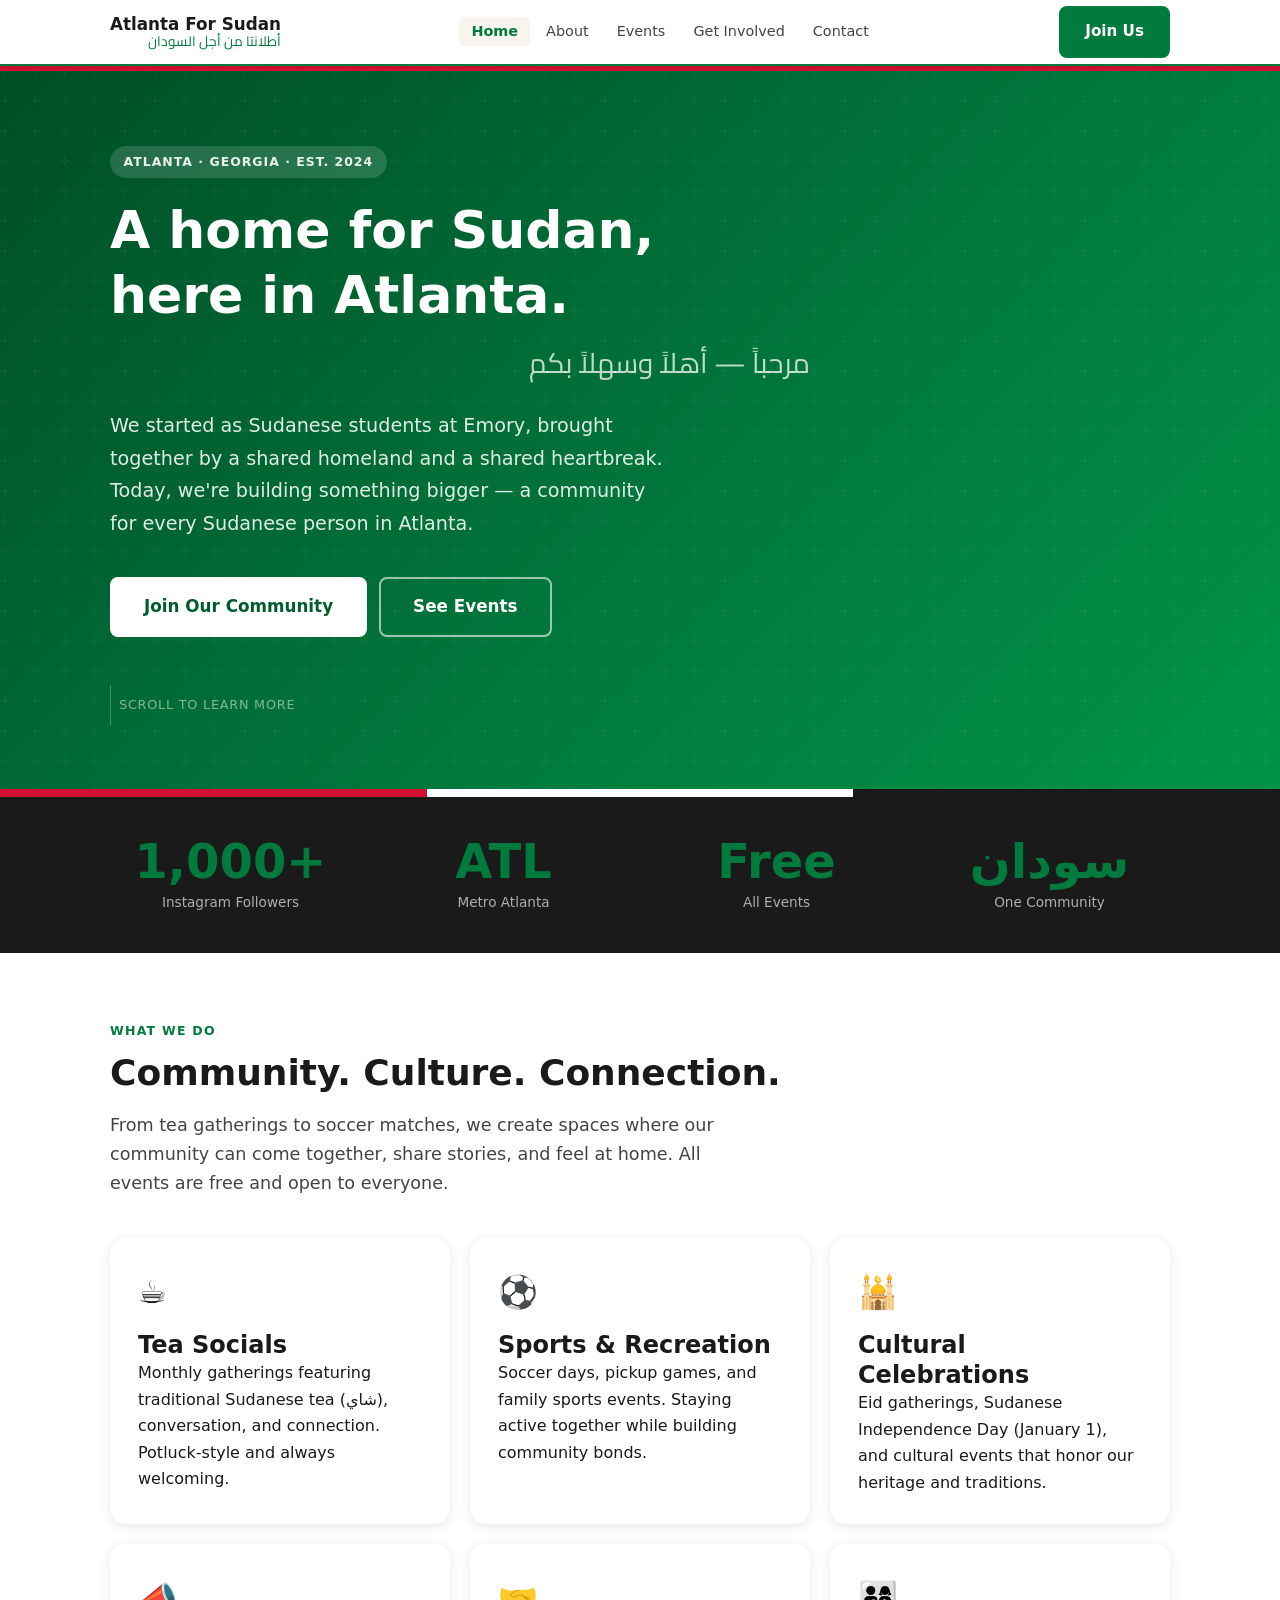
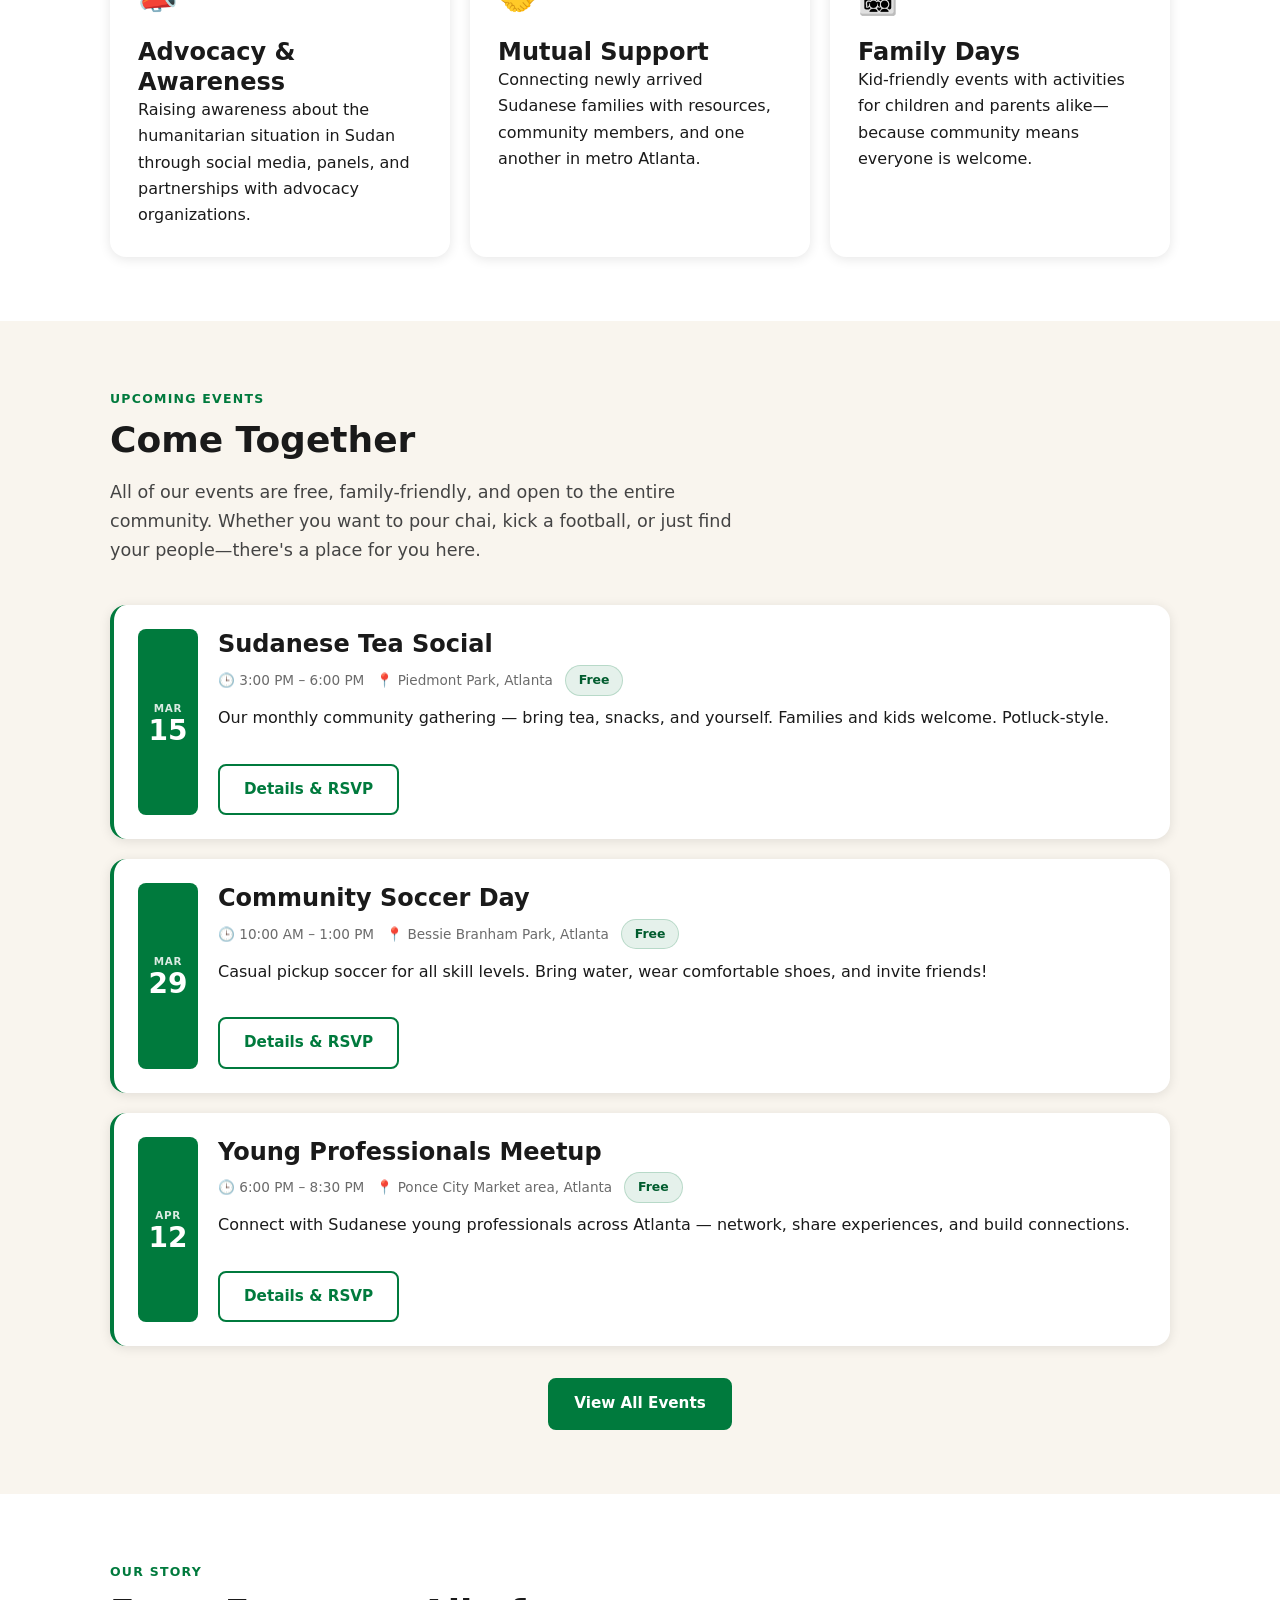
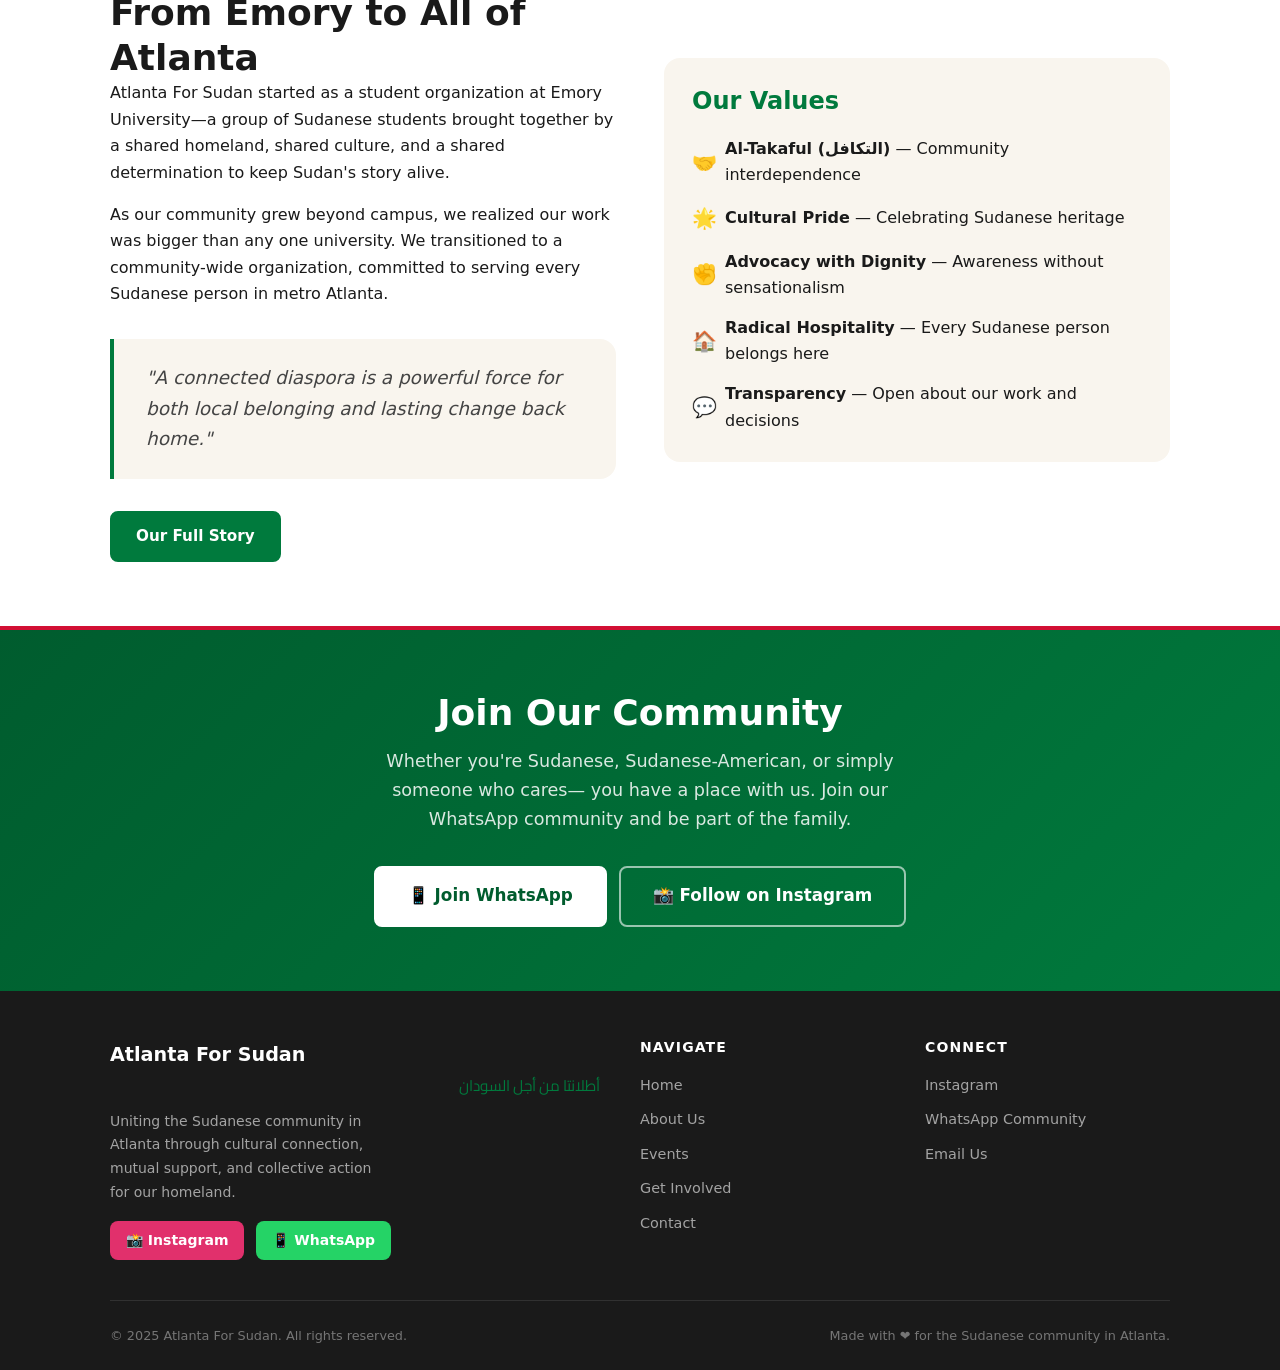
<file: index.html>
<!DOCTYPE html>
<html lang="en">
<head>
  <meta charset="UTF-8" />
  <meta name="viewport" content="width=device-width, initial-scale=1.0" />
  <title>Atlanta For Sudan — A home for Sudan, here in Atlanta</title>
  <meta name="description" content="Atlanta For Sudan unites the Sudanese community in Atlanta through cultural connection, mutual support, and collective action for our homeland." />
  <meta property="og:title" content="Atlanta For Sudan" />
  <meta property="og:description" content="A home for Sudan, here in Atlanta. Community · Culture · Connection." />
  <meta property="og:type" content="website" />
  <meta name="theme-color" content="#007A3D" />
  <link rel="preconnect" href="https://fonts.googleapis.com" />
  <link rel="preconnect" href="https://fonts.gstatic.com" crossorigin />
  <link href="https://fonts.googleapis.com/css2?family=Cairo:wght@400;600;700&display=swap" rel="stylesheet" />
  <link rel="stylesheet" href="css/style.css" />
</head>
<body>

  <!-- ===== HEADER ===== -->
  <header class="site-header">
    <div class="container">
      <nav class="nav-inner" aria-label="Main navigation">
        <a href="index.html" class="nav-logo" aria-label="Atlanta For Sudan home">
          <span class="logo-en">Atlanta For Sudan</span>
          <span class="logo-ar">أطلانتا من أجل السودان</span>
        </a>
        <ul class="nav-links" role="list">
          <li><a href="index.html" class="active">Home</a></li>
          <li><a href="about.html">About</a></li>
          <li><a href="events.html">Events</a></li>
          <li><a href="get-involved.html">Get Involved</a></li>
          <li><a href="contact.html">Contact</a></li>
        </ul>
        <a href="get-involved.html" class="btn btn-primary nav-cta" aria-label="Join our WhatsApp community">Join Us</a>
        <button class="nav-toggle" aria-label="Open menu" aria-expanded="false" aria-controls="mobile-menu">☰</button>
      </nav>
    </div>
    <nav class="mobile-menu" id="mobile-menu" aria-label="Mobile navigation">
      <a href="index.html" class="active">Home</a>
      <a href="about.html">About</a>
      <a href="events.html">Events</a>
      <a href="get-involved.html">Get Involved</a>
      <a href="contact.html">Contact</a>
    </nav>
  </header>

  <main>

    <!-- ===== HERO ===== -->
    <section class="hero" aria-labelledby="hero-heading">
      <div class="container">
        <div class="hero-inner">
          <span class="hero-badge">Atlanta · Georgia · Est. 2024</span>
          <h1 id="hero-heading">A home for Sudan,<br>here in Atlanta.</h1>
          <span class="hero-arabic arabic">مرحباً — أهلاً وسهلاً بكم</span>
          <p class="hero-lead">
            We started as Sudanese students at Emory, brought together by a shared homeland
            and a shared heartbreak. Today, we're building something bigger — a community
            for every Sudanese person in Atlanta.
          </p>
          <div class="hero-actions">
            <a href="get-involved.html" class="btn btn-white btn-lg">Join Our Community</a>
            <a href="events.html" class="btn btn-outline-white btn-lg">See Events</a>
          </div>
          <p class="hero-scroll">Scroll to learn more</p>
        </div>
      </div>
    </section>

    <!-- Flag stripe -->
    <div class="flag-stripe" aria-hidden="true"></div>

    <!-- ===== STATS ===== -->
    <div class="stats-bar" aria-label="Community stats">
      <div class="container">
        <div class="stats-grid">
          <div>
            <span class="stat-number">1,000+</span>
            <p class="stat-label">Instagram Followers</p>
          </div>
          <div>
            <span class="stat-number">ATL</span>
            <p class="stat-label">Metro Atlanta</p>
          </div>
          <div>
            <span class="stat-number">Free</span>
            <p class="stat-label">All Events</p>
          </div>
          <div>
            <span class="stat-number">سودان</span>
            <p class="stat-label">One Community</p>
          </div>
        </div>
      </div>
    </div>

    <!-- ===== WHAT WE DO ===== -->
    <section aria-labelledby="programs-heading">
      <div class="container">
        <span class="section-label">What We Do</span>
        <h2 class="section-title" id="programs-heading">Community. Culture. Connection.</h2>
        <p class="section-intro">
          From tea gatherings to soccer matches, we create spaces where our community
          can come together, share stories, and feel at home. All events are free and
          open to everyone.
        </p>

        <div class="card-grid col-3">
          <div class="card">
            <div class="card-icon" aria-hidden="true">☕</div>
            <h3>Tea Socials</h3>
            <p>Monthly gatherings featuring traditional Sudanese tea (شاي), conversation, and connection. Potluck-style and always welcoming.</p>
          </div>
          <div class="card">
            <div class="card-icon" aria-hidden="true">⚽</div>
            <h3>Sports &amp; Recreation</h3>
            <p>Soccer days, pickup games, and family sports events. Staying active together while building community bonds.</p>
          </div>
          <div class="card">
            <div class="card-icon" aria-hidden="true">🕌</div>
            <h3>Cultural Celebrations</h3>
            <p>Eid gatherings, Sudanese Independence Day (January 1), and cultural events that honor our heritage and traditions.</p>
          </div>
          <div class="card">
            <div class="card-icon" aria-hidden="true">📣</div>
            <h3>Advocacy &amp; Awareness</h3>
            <p>Raising awareness about the humanitarian situation in Sudan through social media, panels, and partnerships with advocacy organizations.</p>
          </div>
          <div class="card">
            <div class="card-icon" aria-hidden="true">🤝</div>
            <h3>Mutual Support</h3>
            <p>Connecting newly arrived Sudanese families with resources, community members, and one another in metro Atlanta.</p>
          </div>
          <div class="card">
            <div class="card-icon" aria-hidden="true">👨‍👩‍👧‍👦</div>
            <h3>Family Days</h3>
            <p>Kid-friendly events with activities for children and parents alike—because community means everyone is welcome.</p>
          </div>
        </div>
      </div>
    </section>

    <!-- ===== UPCOMING EVENTS ===== -->
    <section class="bg-cream" aria-labelledby="events-heading">
      <div class="container">
        <span class="section-label">Upcoming Events</span>
        <h2 class="section-title" id="events-heading">Come Together</h2>
        <p class="section-intro">
          All of our events are free, family-friendly, and open to the entire community.
          Whether you want to pour chai, kick a football, or just find your people—there's a place for you here.
        </p>

        <div class="event-list" aria-label="Upcoming events">

          <div class="event-card">
            <div class="event-date-block" aria-label="March 15">
              <span class="month">Mar</span>
              <span class="day">15</span>
            </div>
            <div class="event-body">
              <h3>Sudanese Tea Social</h3>
              <div class="event-meta">
                <span aria-label="Time">🕒 3:00 PM – 6:00 PM</span>
                <span aria-label="Location">📍 Piedmont Park, Atlanta</span>
                <span><span class="chip chip-green">Free</span></span>
              </div>
              <p>Our monthly community gathering — bring tea, snacks, and yourself. Families and kids welcome. Potluck-style.</p>
              <a href="events.html" class="btn btn-secondary mt-1">Details &amp; RSVP</a>
            </div>
          </div>

          <div class="event-card">
            <div class="event-date-block" aria-label="March 29">
              <span class="month">Mar</span>
              <span class="day">29</span>
            </div>
            <div class="event-body">
              <h3>Community Soccer Day</h3>
              <div class="event-meta">
                <span aria-label="Time">🕒 10:00 AM – 1:00 PM</span>
                <span aria-label="Location">📍 Bessie Branham Park, Atlanta</span>
                <span><span class="chip chip-green">Free</span></span>
              </div>
              <p>Casual pickup soccer for all skill levels. Bring water, wear comfortable shoes, and invite friends!</p>
              <a href="events.html" class="btn btn-secondary mt-1">Details &amp; RSVP</a>
            </div>
          </div>

          <div class="event-card">
            <div class="event-date-block" aria-label="April 12">
              <span class="month">Apr</span>
              <span class="day">12</span>
            </div>
            <div class="event-body">
              <h3>Young Professionals Meetup</h3>
              <div class="event-meta">
                <span aria-label="Time">🕒 6:00 PM – 8:30 PM</span>
                <span aria-label="Location">📍 Ponce City Market area, Atlanta</span>
                <span><span class="chip chip-green">Free</span></span>
              </div>
              <p>Connect with Sudanese young professionals across Atlanta — network, share experiences, and build connections.</p>
              <a href="events.html" class="btn btn-secondary mt-1">Details &amp; RSVP</a>
            </div>
          </div>

        </div>

        <div class="mt-2 text-center">
          <a href="events.html" class="btn btn-primary">View All Events</a>
        </div>
      </div>
    </section>

    <!-- ===== ABOUT SNIPPET ===== -->
    <section aria-labelledby="about-snippet-heading">
      <div class="container">
        <div class="two-col">
          <div>
            <span class="section-label">Our Story</span>
            <h2 id="about-snippet-heading">From Emory to All of Atlanta</h2>
            <p>
              Atlanta For Sudan started as a student organization at Emory University—a group
              of Sudanese students brought together by a shared homeland, shared culture, and
              a shared determination to keep Sudan's story alive.
            </p>
            <p>
              As our community grew beyond campus, we realized our work was bigger than any
              one university. We transitioned to a community-wide organization, committed to
              serving every Sudanese person in metro Atlanta.
            </p>
            <blockquote class="pullquote">
              "A connected diaspora is a powerful force for both local belonging and lasting
              change back home."
            </blockquote>
            <a href="about.html" class="btn btn-primary">Our Full Story</a>
          </div>
          <div>
            <div class="card" style="background: var(--cream); border: none; box-shadow: none;">
              <h3 style="color: var(--green); margin-bottom: 1.25rem;">Our Values</h3>
              <ul style="list-style: none; display: flex; flex-direction: column; gap: .85rem;">
                <li class="flex-center">
                  <span style="font-size:1.25rem" aria-hidden="true">🤝</span>
                  <span><strong>Al-Takaful (التكافل)</strong> — Community interdependence</span>
                </li>
                <li class="flex-center">
                  <span style="font-size:1.25rem" aria-hidden="true">🌟</span>
                  <span><strong>Cultural Pride</strong> — Celebrating Sudanese heritage</span>
                </li>
                <li class="flex-center">
                  <span style="font-size:1.25rem" aria-hidden="true">✊</span>
                  <span><strong>Advocacy with Dignity</strong> — Awareness without sensationalism</span>
                </li>
                <li class="flex-center">
                  <span style="font-size:1.25rem" aria-hidden="true">🏠</span>
                  <span><strong>Radical Hospitality</strong> — Every Sudanese person belongs here</span>
                </li>
                <li class="flex-center">
                  <span style="font-size:1.25rem" aria-hidden="true">💬</span>
                  <span><strong>Transparency</strong> — Open about our work and decisions</span>
                </li>
              </ul>
            </div>
          </div>
        </div>
      </div>
    </section>

    <!-- ===== CTA BANNER ===== -->
    <section class="cta-banner" aria-labelledby="cta-heading">
      <div class="container">
        <h2 id="cta-heading">Join Our Community</h2>
        <p>
          Whether you're Sudanese, Sudanese-American, or simply someone who cares—
          you have a place with us. Join our WhatsApp community and be part of the family.
        </p>
        <div class="cta-banner-actions">
          <a
            href="https://wa.me/+1XXXXXXXXXX"
            class="btn btn-white btn-lg"
            target="_blank"
            rel="noopener noreferrer"
            aria-label="Join our WhatsApp community (opens in new tab)"
          >
            📱 Join WhatsApp
          </a>
          <a
            href="https://instagram.com/emory4sudan"
            class="btn btn-outline-white btn-lg"
            target="_blank"
            rel="noopener noreferrer"
            aria-label="Follow us on Instagram (opens in new tab)"
          >
            📸 Follow on Instagram
          </a>
        </div>
      </div>
    </section>

  </main>

  <!-- ===== FOOTER ===== -->
  <footer class="site-footer">
    <div class="container">
      <div class="footer-grid">
        <div class="footer-brand">
          <span class="logo-en">Atlanta For Sudan</span>
          <span class="logo-ar arabic">أطلانتا من أجل السودان</span>
          <p>Uniting the Sudanese community in Atlanta through cultural connection, mutual support, and collective action for our homeland.</p>
          <div class="social-links" style="margin-top:1rem;">
            <a href="https://instagram.com/emory4sudan" class="social-link instagram" target="_blank" rel="noopener noreferrer" aria-label="Instagram">📸 Instagram</a>
            <a href="https://wa.me/+1XXXXXXXXXX" class="social-link whatsapp" target="_blank" rel="noopener noreferrer" aria-label="WhatsApp">📱 WhatsApp</a>
          </div>
        </div>
        <div class="footer-col">
          <h4>Navigate</h4>
          <ul>
            <li><a href="index.html">Home</a></li>
            <li><a href="about.html">About Us</a></li>
            <li><a href="events.html">Events</a></li>
            <li><a href="get-involved.html">Get Involved</a></li>
            <li><a href="contact.html">Contact</a></li>
          </ul>
        </div>
        <div class="footer-col">
          <h4>Connect</h4>
          <ul>
            <li><a href="https://instagram.com/emory4sudan" target="_blank" rel="noopener noreferrer">Instagram</a></li>
            <li><a href="https://wa.me/+1XXXXXXXXXX" target="_blank" rel="noopener noreferrer">WhatsApp Community</a></li>
            <li><a href="mailto:atlantaforsudan@gmail.com">Email Us</a></li>
          </ul>
        </div>
      </div>
      <div class="footer-bottom">
        <span>© 2025 Atlanta For Sudan. All rights reserved.</span>
        <span>Made with ❤️ for the Sudanese community in Atlanta.</span>
      </div>
    </div>
  </footer>

  <script src="js/main.js"></script>
</body>
</html>
</file>
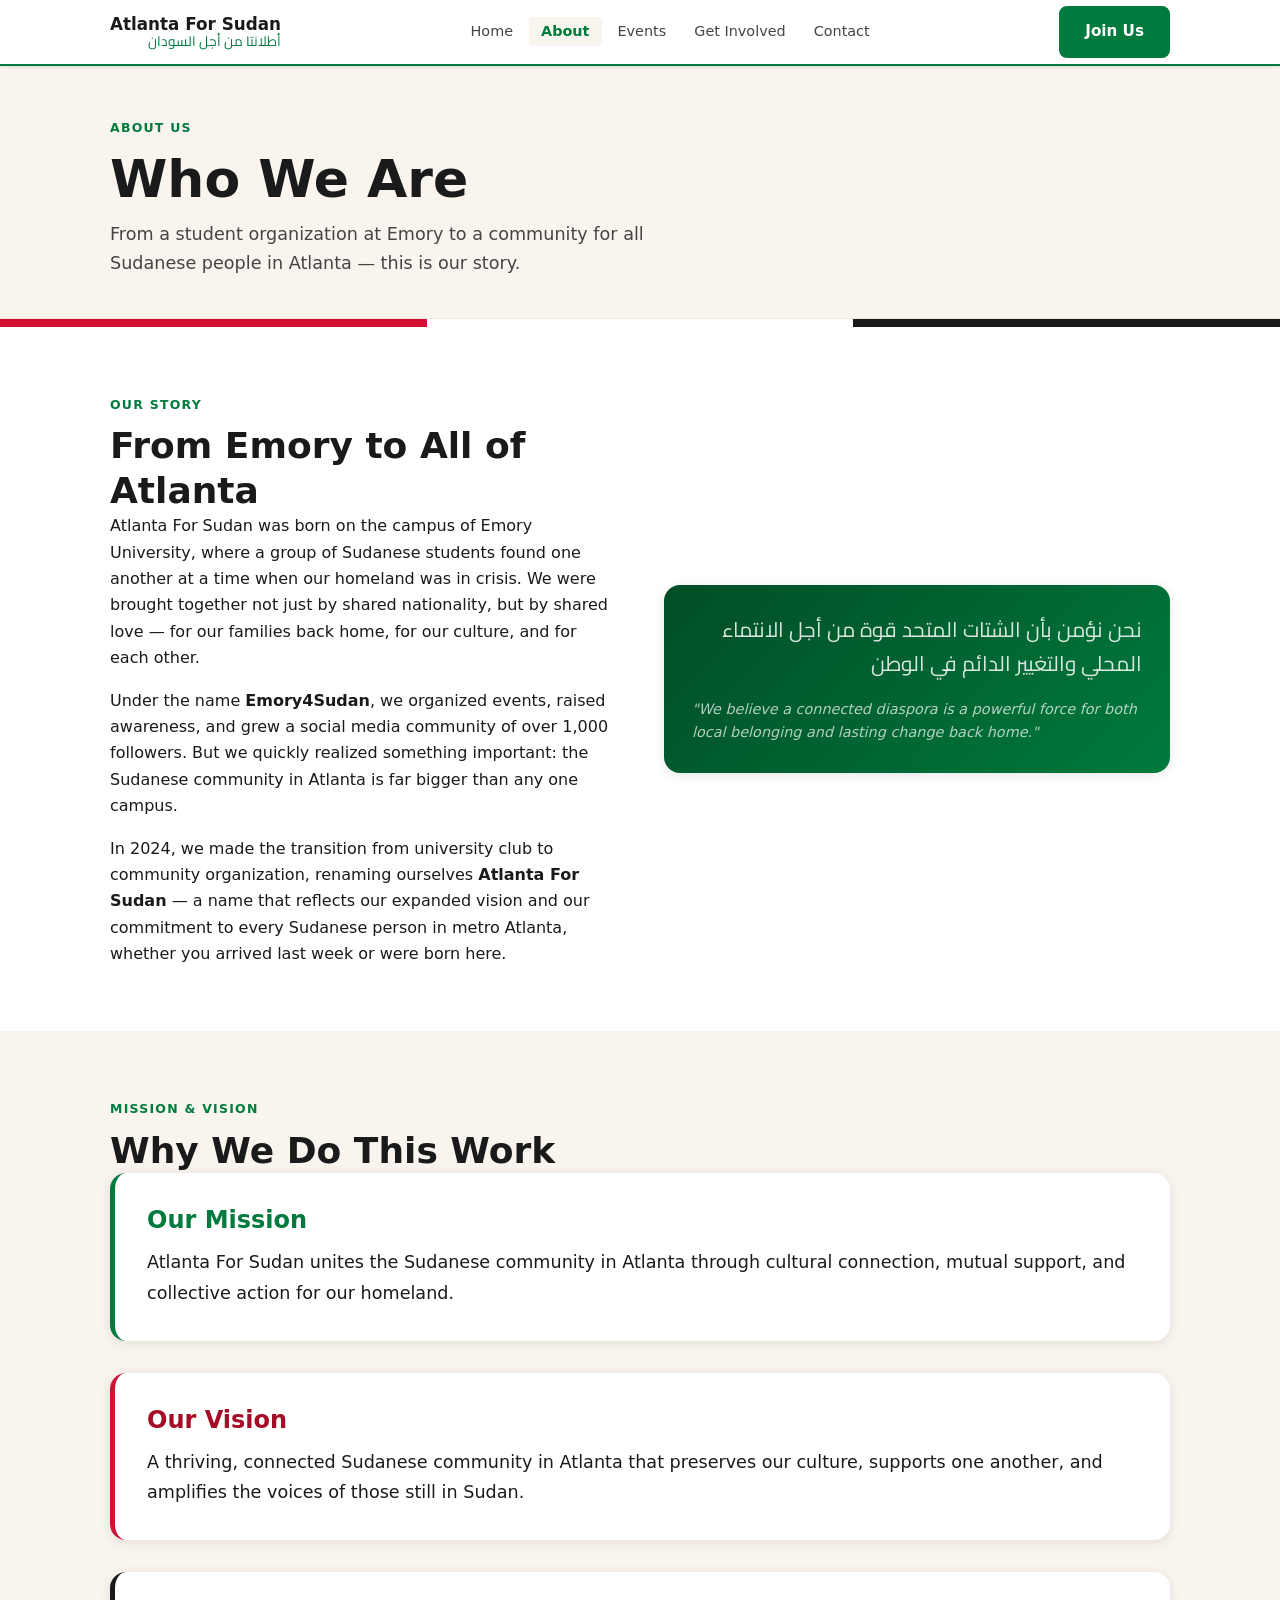
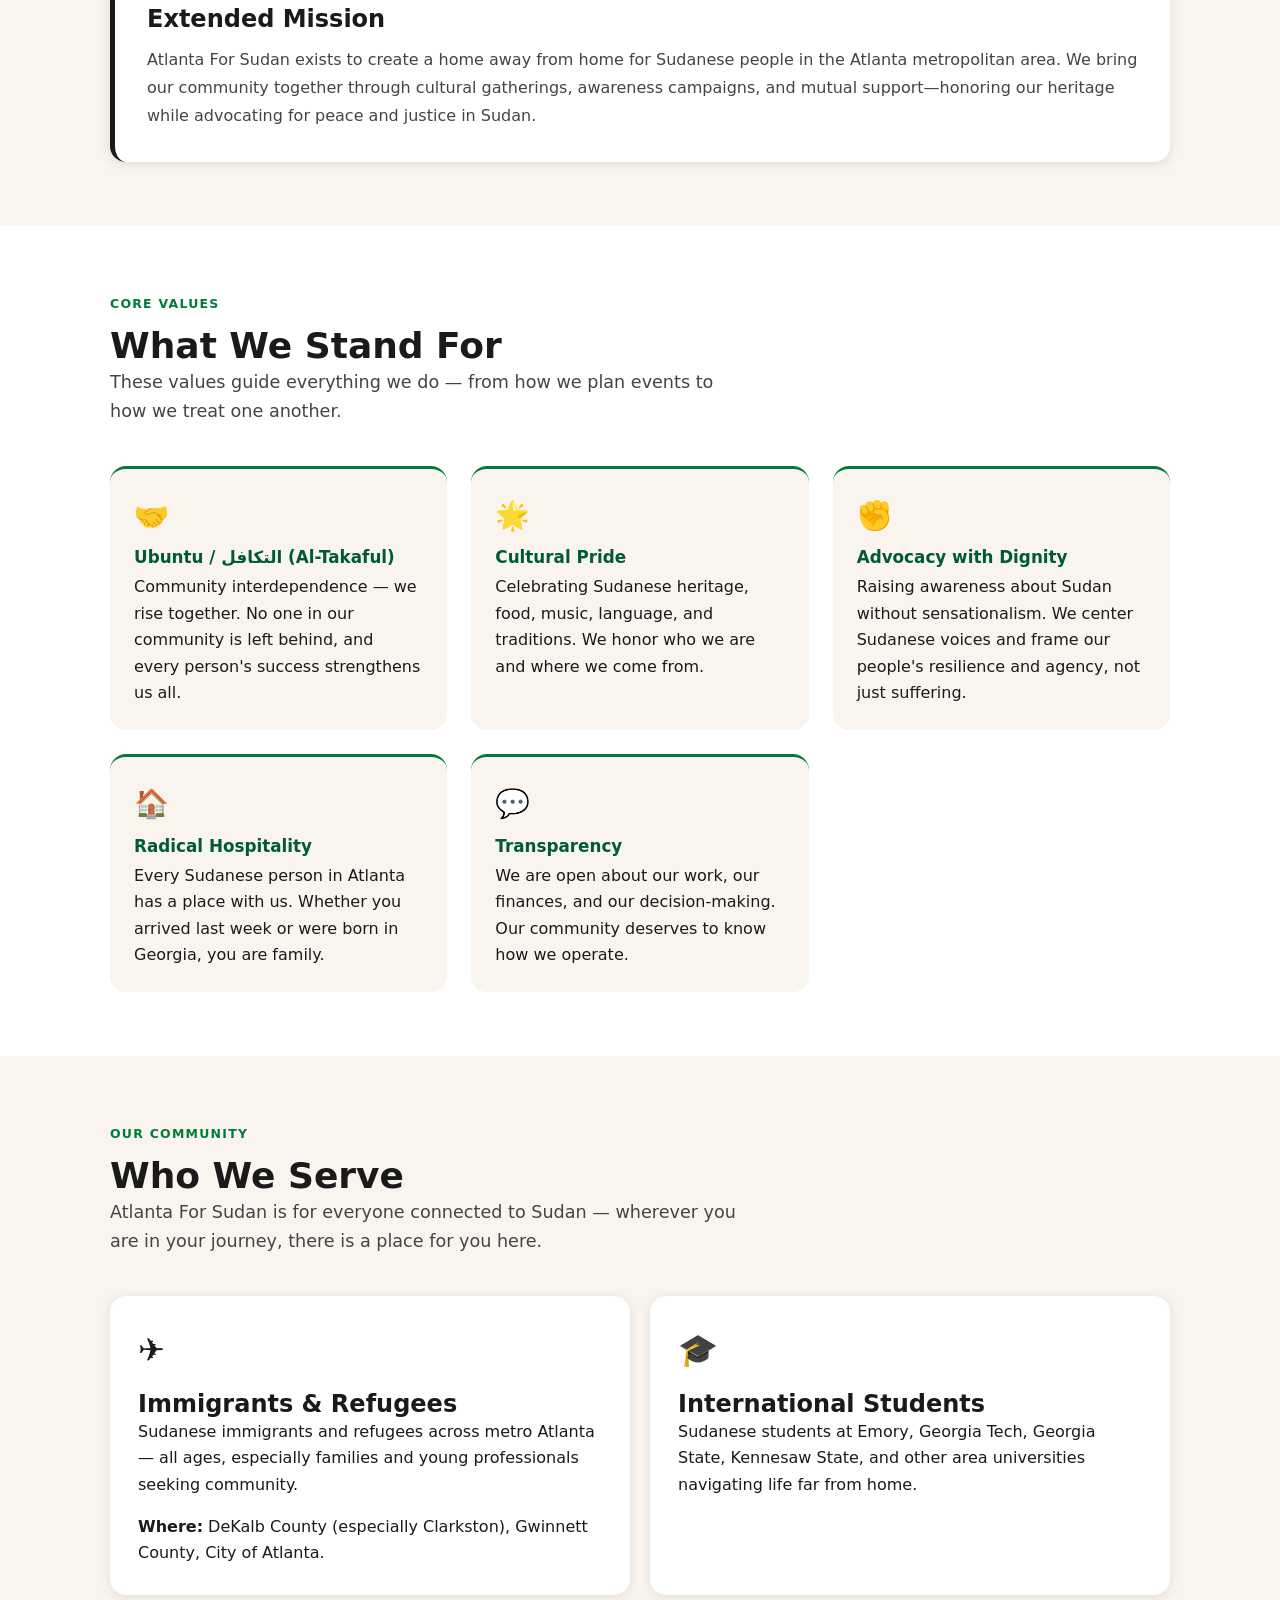
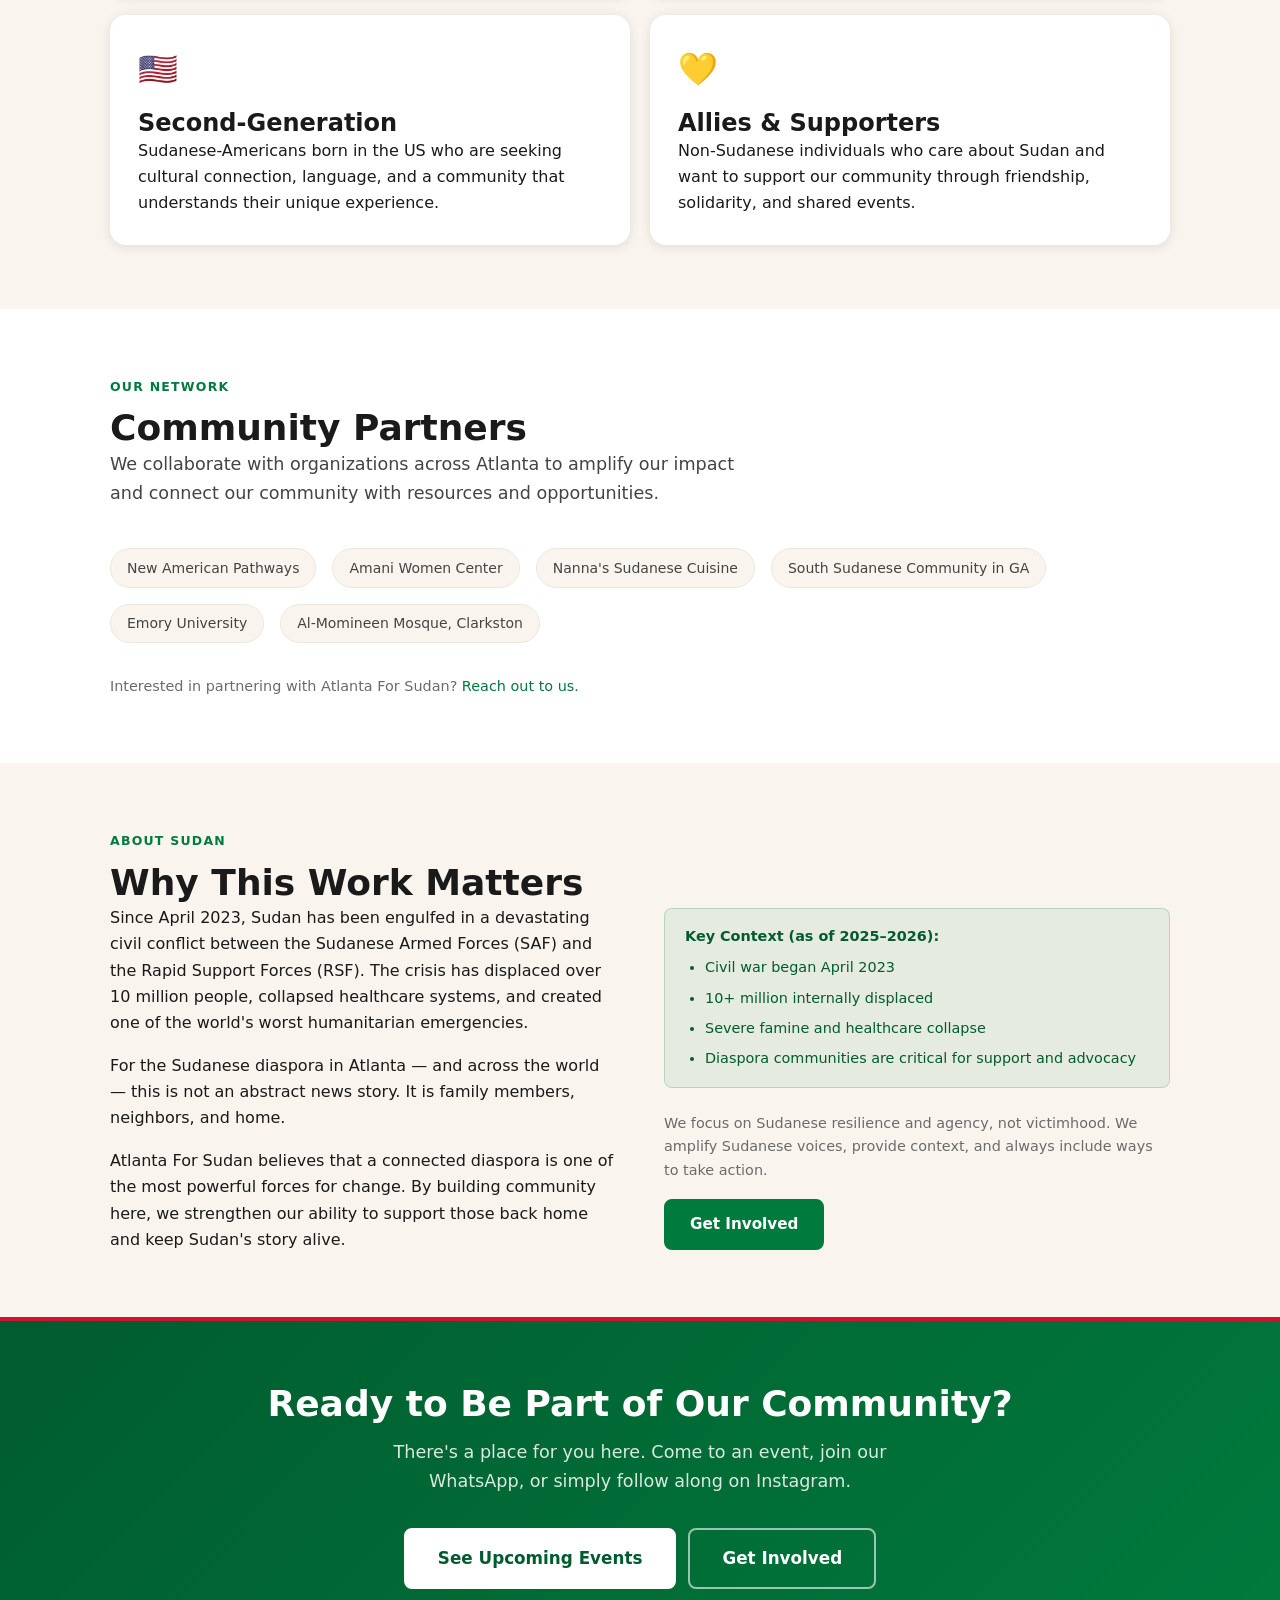
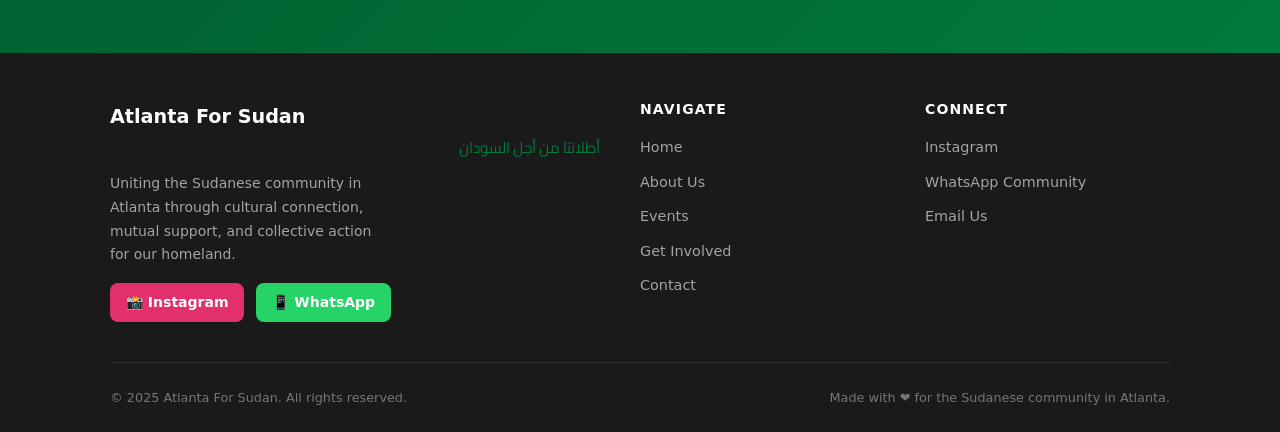
<file: about.html>
<!DOCTYPE html>
<html lang="en">
<head>
  <meta charset="UTF-8" />
  <meta name="viewport" content="width=device-width, initial-scale=1.0" />
  <title>About Us — Atlanta For Sudan</title>
  <meta name="description" content="Learn about Atlanta For Sudan — our origin story, mission, values, and the community we serve." />
  <meta name="theme-color" content="#007A3D" />
  <link rel="preconnect" href="https://fonts.googleapis.com" />
  <link rel="preconnect" href="https://fonts.gstatic.com" crossorigin />
  <link href="https://fonts.googleapis.com/css2?family=Cairo:wght@400;600;700&display=swap" rel="stylesheet" />
  <link rel="stylesheet" href="css/style.css" />
</head>
<body>

  <!-- ===== HEADER ===== -->
  <header class="site-header">
    <div class="container">
      <nav class="nav-inner" aria-label="Main navigation">
        <a href="index.html" class="nav-logo" aria-label="Atlanta For Sudan home">
          <span class="logo-en">Atlanta For Sudan</span>
          <span class="logo-ar">أطلانتا من أجل السودان</span>
        </a>
        <ul class="nav-links" role="list">
          <li><a href="index.html">Home</a></li>
          <li><a href="about.html" class="active">About</a></li>
          <li><a href="events.html">Events</a></li>
          <li><a href="get-involved.html">Get Involved</a></li>
          <li><a href="contact.html">Contact</a></li>
        </ul>
        <a href="get-involved.html" class="btn btn-primary nav-cta">Join Us</a>
        <button class="nav-toggle" aria-label="Open menu" aria-expanded="false" aria-controls="mobile-menu">☰</button>
      </nav>
    </div>
    <nav class="mobile-menu" id="mobile-menu" aria-label="Mobile navigation">
      <a href="index.html">Home</a>
      <a href="about.html" class="active">About</a>
      <a href="events.html">Events</a>
      <a href="get-involved.html">Get Involved</a>
      <a href="contact.html">Contact</a>
    </nav>
  </header>

  <main>

    <!-- ===== PAGE HERO ===== -->
    <section class="page-hero">
      <div class="container">
        <span class="section-label">About Us</span>
        <h1>Who We Are</h1>
        <p>From a student organization at Emory to a community for all Sudanese people in Atlanta — this is our story.</p>
      </div>
    </section>

    <div class="flag-stripe" aria-hidden="true"></div>

    <!-- ===== ORIGIN STORY ===== -->
    <section aria-labelledby="story-heading">
      <div class="container">
        <div class="two-col">
          <div>
            <span class="section-label">Our Story</span>
            <h2 id="story-heading">From Emory to All of Atlanta</h2>
            <p>
              Atlanta For Sudan was born on the campus of Emory University, where a group of
              Sudanese students found one another at a time when our homeland was in crisis.
              We were brought together not just by shared nationality, but by shared love —
              for our families back home, for our culture, and for each other.
            </p>
            <p>
              Under the name <strong>Emory4Sudan</strong>, we organized events, raised awareness,
              and grew a social media community of over 1,000 followers. But we quickly realized
              something important: the Sudanese community in Atlanta is far bigger than any
              one campus.
            </p>
            <p>
              In 2024, we made the transition from university club to community organization,
              renaming ourselves <strong>Atlanta For Sudan</strong> — a name that reflects our
              expanded vision and our commitment to every Sudanese person in metro Atlanta,
              whether you arrived last week or were born here.
            </p>
          </div>
          <div>
            <div class="card" style="background: linear-gradient(135deg, #004D26, #007A3D); color: white; border: none;">
              <p style="font-size: 1.3rem; font-family: var(--font-arabic); direction: rtl; color: rgba(255,255,255,.85); margin-bottom: 1rem;">
                نحن نؤمن بأن الشتات المتحد قوة من أجل الانتماء المحلي والتغيير الدائم في الوطن
              </p>
              <p style="color: rgba(255,255,255,.7); font-size: .9rem; font-style: italic; margin: 0;">
                "We believe a connected diaspora is a powerful force for both local belonging
                and lasting change back home."
              </p>
            </div>
          </div>
        </div>
      </div>
    </section>

    <!-- ===== MISSION & VISION ===== -->
    <section class="bg-cream" aria-labelledby="mission-heading">
      <div class="container">
        <span class="section-label">Mission &amp; Vision</span>
        <h2 id="mission-heading">Why We Do This Work</h2>

        <div class="card-grid" style="grid-template-columns: 1fr; gap: 2rem;">

          <div style="padding: 2rem; border-radius: var(--radius-lg); background: white; border-left: 5px solid var(--green); box-shadow: var(--shadow);">
            <h3 style="color: var(--green); margin-bottom: .75rem;">Our Mission</h3>
            <p style="font-size: 1.1rem; line-height: 1.75; margin: 0;">
              Atlanta For Sudan unites the Sudanese community in Atlanta through cultural
              connection, mutual support, and collective action for our homeland.
            </p>
          </div>

          <div style="padding: 2rem; border-radius: var(--radius-lg); background: white; border-left: 5px solid var(--red); box-shadow: var(--shadow);">
            <h3 style="color: var(--red-dark); margin-bottom: .75rem;">Our Vision</h3>
            <p style="font-size: 1.1rem; line-height: 1.75; margin: 0;">
              A thriving, connected Sudanese community in Atlanta that preserves our culture,
              supports one another, and amplifies the voices of those still in Sudan.
            </p>
          </div>

          <div style="padding: 2rem; border-radius: var(--radius-lg); background: white; border-left: 5px solid var(--black); box-shadow: var(--shadow);">
            <h3 style="margin-bottom: .75rem;">Extended Mission</h3>
            <p style="line-height: 1.75; margin: 0; color: var(--gray-dark);">
              Atlanta For Sudan exists to create a home away from home for Sudanese people
              in the Atlanta metropolitan area. We bring our community together through
              cultural gatherings, awareness campaigns, and mutual support—honoring our
              heritage while advocating for peace and justice in Sudan.
            </p>
          </div>

        </div>
      </div>
    </section>

    <!-- ===== CORE VALUES ===== -->
    <section aria-labelledby="values-heading">
      <div class="container">
        <span class="section-label">Core Values</span>
        <h2 id="values-heading">What We Stand For</h2>
        <p class="section-intro">
          These values guide everything we do — from how we plan events to how we treat
          one another.
        </p>

        <div class="values-grid">
          <div class="value-item">
            <div style="font-size:1.75rem; margin-bottom:.5rem" aria-hidden="true">🤝</div>
            <h4>Ubuntu / التكافل (Al-Takaful)</h4>
            <p>Community interdependence — we rise together. No one in our community is left behind, and every person's success strengthens us all.</p>
          </div>
          <div class="value-item">
            <div style="font-size:1.75rem; margin-bottom:.5rem" aria-hidden="true">🌟</div>
            <h4>Cultural Pride</h4>
            <p>Celebrating Sudanese heritage, food, music, language, and traditions. We honor who we are and where we come from.</p>
          </div>
          <div class="value-item">
            <div style="font-size:1.75rem; margin-bottom:.5rem" aria-hidden="true">✊</div>
            <h4>Advocacy with Dignity</h4>
            <p>Raising awareness about Sudan without sensationalism. We center Sudanese voices and frame our people's resilience and agency, not just suffering.</p>
          </div>
          <div class="value-item">
            <div style="font-size:1.75rem; margin-bottom:.5rem" aria-hidden="true">🏠</div>
            <h4>Radical Hospitality</h4>
            <p>Every Sudanese person in Atlanta has a place with us. Whether you arrived last week or were born in Georgia, you are family.</p>
          </div>
          <div class="value-item">
            <div style="font-size:1.75rem; margin-bottom:.5rem" aria-hidden="true">💬</div>
            <h4>Transparency</h4>
            <p>We are open about our work, our finances, and our decision-making. Our community deserves to know how we operate.</p>
          </div>
        </div>
      </div>
    </section>

    <!-- ===== WHO WE SERVE ===== -->
    <section class="bg-cream" aria-labelledby="community-heading">
      <div class="container">
        <span class="section-label">Our Community</span>
        <h2 id="community-heading">Who We Serve</h2>
        <p class="section-intro">
          Atlanta For Sudan is for everyone connected to Sudan — wherever you are in your
          journey, there is a place for you here.
        </p>

        <div class="card-grid">
          <div class="card">
            <div class="card-icon" aria-hidden="true">✈️</div>
            <h3>Immigrants &amp; Refugees</h3>
            <p>Sudanese immigrants and refugees across metro Atlanta — all ages, especially families and young professionals seeking community.</p>
            <p><strong>Where:</strong> DeKalb County (especially Clarkston), Gwinnett County, City of Atlanta.</p>
          </div>
          <div class="card">
            <div class="card-icon" aria-hidden="true">🎓</div>
            <h3>International Students</h3>
            <p>Sudanese students at Emory, Georgia Tech, Georgia State, Kennesaw State, and other area universities navigating life far from home.</p>
          </div>
          <div class="card">
            <div class="card-icon" aria-hidden="true">🇺🇸</div>
            <h3>Second-Generation</h3>
            <p>Sudanese-Americans born in the US who are seeking cultural connection, language, and a community that understands their unique experience.</p>
          </div>
          <div class="card">
            <div class="card-icon" aria-hidden="true">💛</div>
            <h3>Allies &amp; Supporters</h3>
            <p>Non-Sudanese individuals who care about Sudan and want to support our community through friendship, solidarity, and shared events.</p>
          </div>
        </div>
      </div>
    </section>

    <!-- ===== PARTNERS ===== -->
    <section aria-labelledby="partners-heading">
      <div class="container">
        <span class="section-label">Our Network</span>
        <h2 id="partners-heading">Community Partners</h2>
        <p class="section-intro">
          We collaborate with organizations across Atlanta to amplify our impact and
          connect our community with resources and opportunities.
        </p>

        <div class="partners-list" aria-label="Partner organizations">
          <span class="partner-tag">New American Pathways</span>
          <span class="partner-tag">Amani Women Center</span>
          <span class="partner-tag">Nanna's Sudanese Cuisine</span>
          <span class="partner-tag">South Sudanese Community in GA</span>
          <span class="partner-tag">Emory University</span>
          <span class="partner-tag">Al-Momineen Mosque, Clarkston</span>
        </div>

        <p class="mt-2 text-gray" style="font-size: .9rem;">
          Interested in partnering with Atlanta For Sudan?
          <a href="contact.html">Reach out to us.</a>
        </p>
      </div>
    </section>

    <!-- ===== SUDAN CONTEXT ===== -->
    <section class="bg-cream" aria-labelledby="sudan-heading">
      <div class="container">
        <span class="section-label">About Sudan</span>
        <h2 id="sudan-heading">Why This Work Matters</h2>
        <div class="two-col">
          <div>
            <p>
              Since April 2023, Sudan has been engulfed in a devastating civil conflict
              between the Sudanese Armed Forces (SAF) and the Rapid Support Forces (RSF).
              The crisis has displaced over 10 million people, collapsed healthcare systems,
              and created one of the world's worst humanitarian emergencies.
            </p>
            <p>
              For the Sudanese diaspora in Atlanta — and across the world — this is not
              an abstract news story. It is family members, neighbors, and home.
            </p>
            <p>
              Atlanta For Sudan believes that a connected diaspora is one of the most
              powerful forces for change. By building community here, we strengthen our
              ability to support those back home and keep Sudan's story alive.
            </p>
          </div>
          <div>
            <div class="notice" role="note">
              <strong>Key Context (as of 2025–2026):</strong>
              <ul style="margin-top:.5rem; padding-left:1.25rem; list-style: disc; display:flex; flex-direction:column; gap:.4rem; color: var(--green-dark);">
                <li>Civil war began April 2023</li>
                <li>10+ million internally displaced</li>
                <li>Severe famine and healthcare collapse</li>
                <li>Diaspora communities are critical for support and advocacy</li>
              </ul>
            </div>
            <p style="font-size:.9rem; color:var(--gray);">
              We focus on Sudanese resilience and agency, not victimhood. We amplify
              Sudanese voices, provide context, and always include ways to take action.
            </p>
            <a href="get-involved.html" class="btn btn-primary">Get Involved</a>
          </div>
        </div>
      </div>
    </section>

    <!-- ===== CTA ===== -->
    <section class="cta-banner" aria-labelledby="about-cta-heading">
      <div class="container">
        <h2 id="about-cta-heading">Ready to Be Part of Our Community?</h2>
        <p>
          There's a place for you here. Come to an event, join our WhatsApp,
          or simply follow along on Instagram.
        </p>
        <div class="cta-banner-actions">
          <a href="events.html" class="btn btn-white btn-lg">See Upcoming Events</a>
          <a href="get-involved.html" class="btn btn-outline-white btn-lg">Get Involved</a>
        </div>
      </div>
    </section>

  </main>

  <!-- ===== FOOTER ===== -->
  <footer class="site-footer">
    <div class="container">
      <div class="footer-grid">
        <div class="footer-brand">
          <span class="logo-en">Atlanta For Sudan</span>
          <span class="logo-ar arabic">أطلانتا من أجل السودان</span>
          <p>Uniting the Sudanese community in Atlanta through cultural connection, mutual support, and collective action for our homeland.</p>
          <div class="social-links" style="margin-top:1rem;">
            <a href="https://instagram.com/emory4sudan" class="social-link instagram" target="_blank" rel="noopener noreferrer">📸 Instagram</a>
            <a href="https://wa.me/+1XXXXXXXXXX" class="social-link whatsapp" target="_blank" rel="noopener noreferrer">📱 WhatsApp</a>
          </div>
        </div>
        <div class="footer-col">
          <h4>Navigate</h4>
          <ul>
            <li><a href="index.html">Home</a></li>
            <li><a href="about.html">About Us</a></li>
            <li><a href="events.html">Events</a></li>
            <li><a href="get-involved.html">Get Involved</a></li>
            <li><a href="contact.html">Contact</a></li>
          </ul>
        </div>
        <div class="footer-col">
          <h4>Connect</h4>
          <ul>
            <li><a href="https://instagram.com/emory4sudan" target="_blank" rel="noopener noreferrer">Instagram</a></li>
            <li><a href="https://wa.me/+1XXXXXXXXXX" target="_blank" rel="noopener noreferrer">WhatsApp Community</a></li>
            <li><a href="mailto:atlantaforsudan@gmail.com">Email Us</a></li>
          </ul>
        </div>
      </div>
      <div class="footer-bottom">
        <span>© 2025 Atlanta For Sudan. All rights reserved.</span>
        <span>Made with ❤️ for the Sudanese community in Atlanta.</span>
      </div>
    </div>
  </footer>

  <script src="js/main.js"></script>
</body>
</html>
</file>
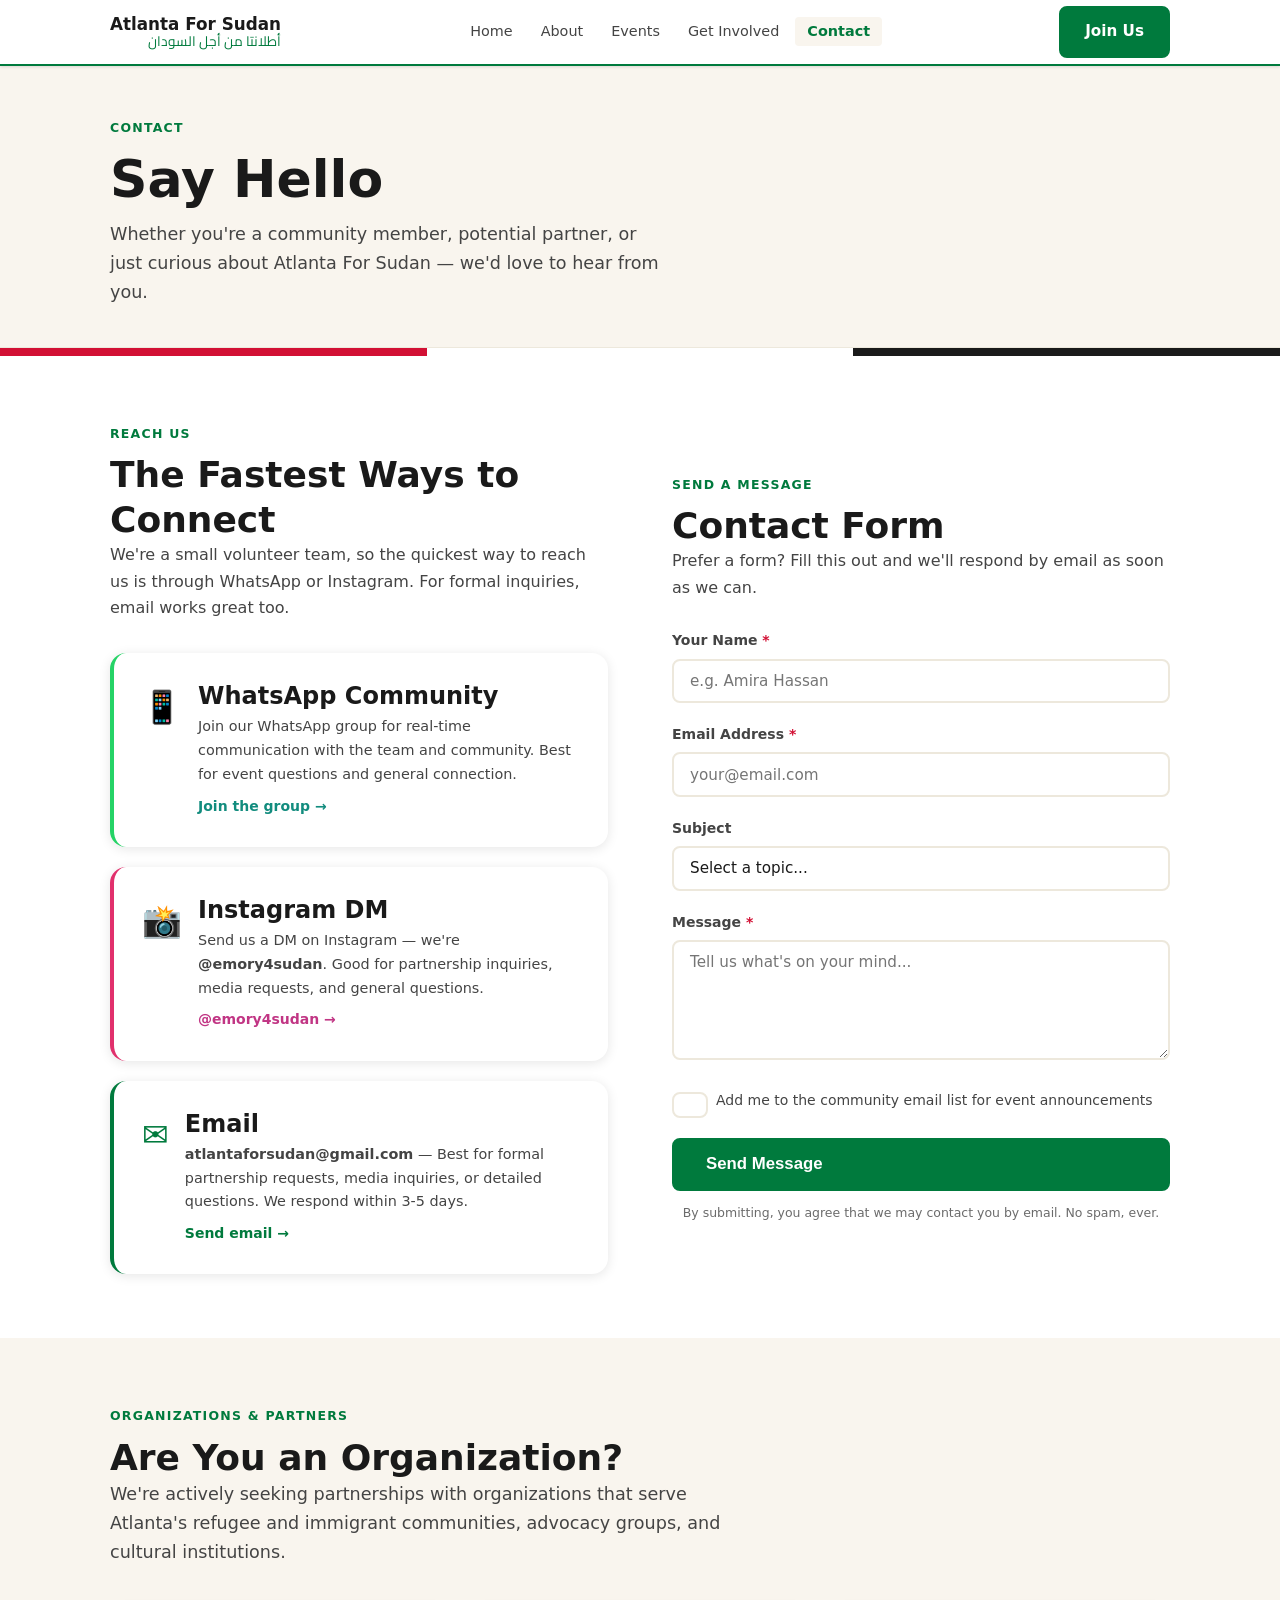
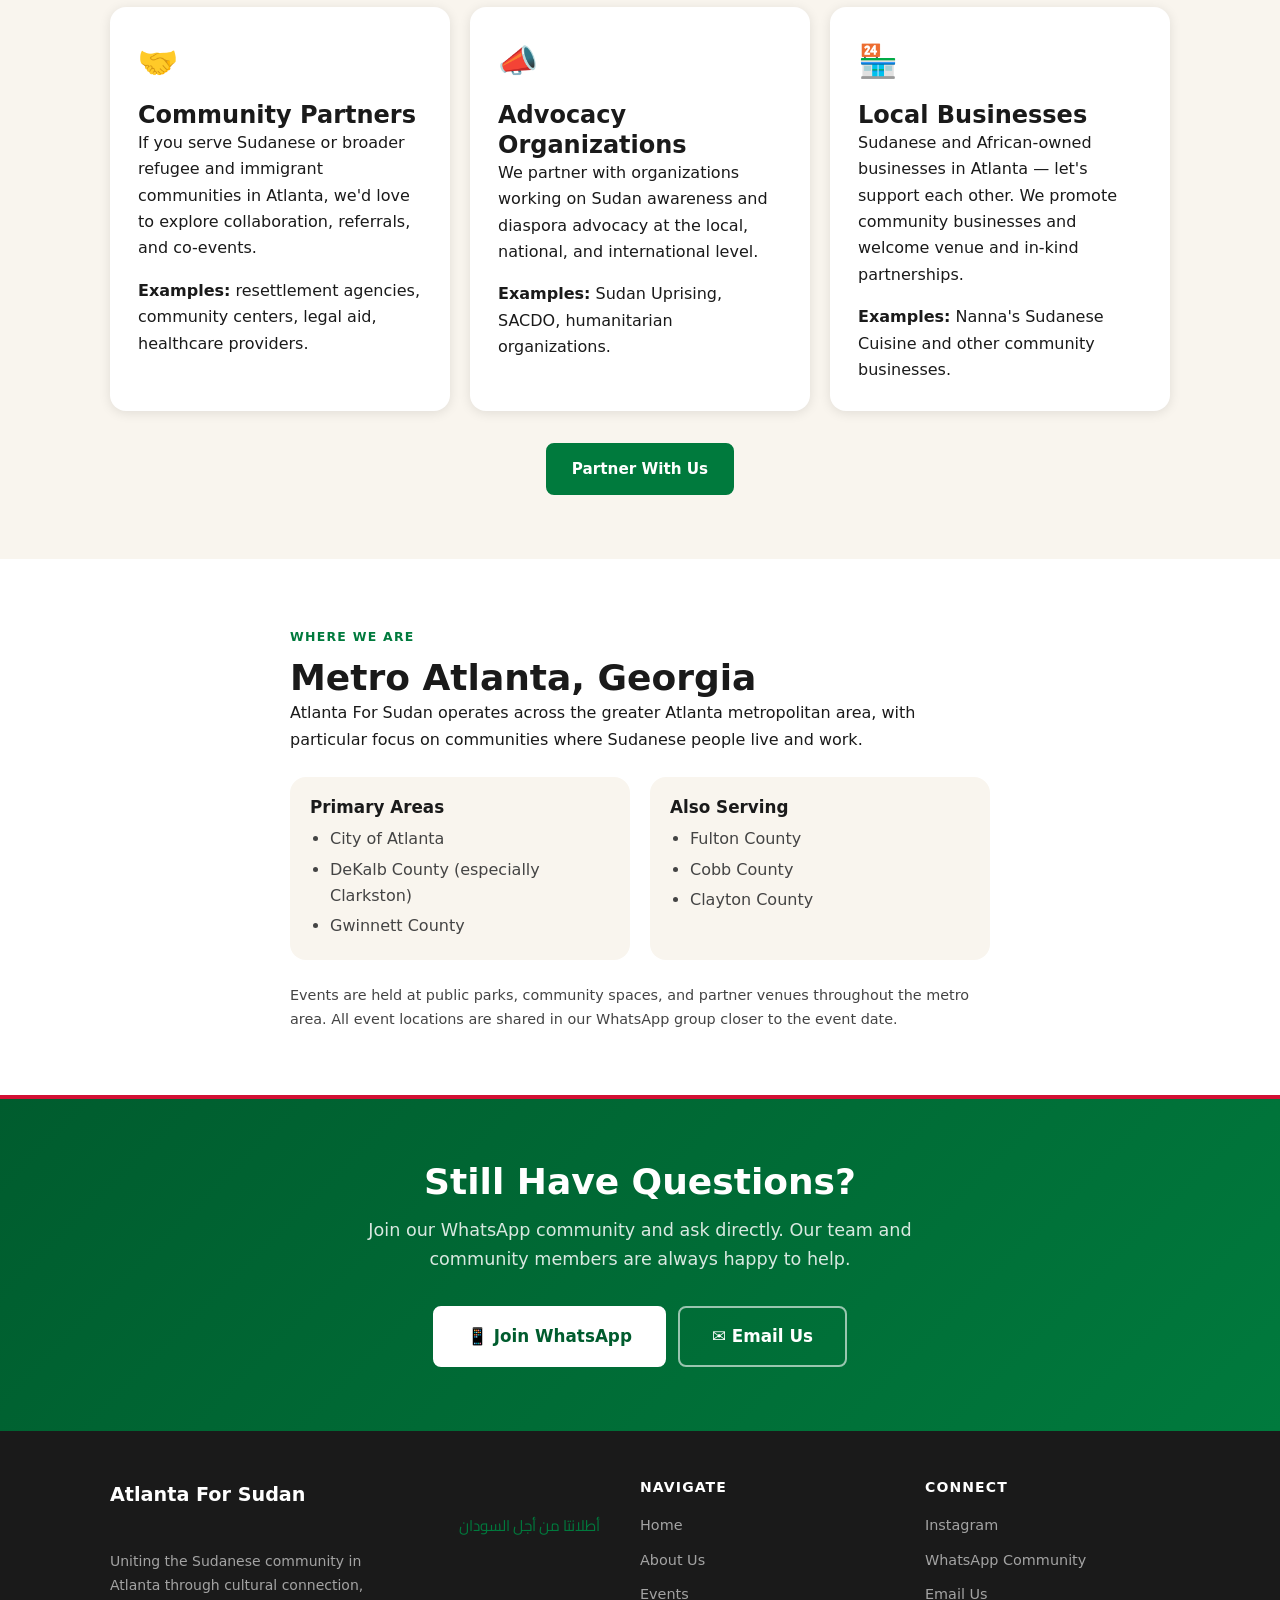
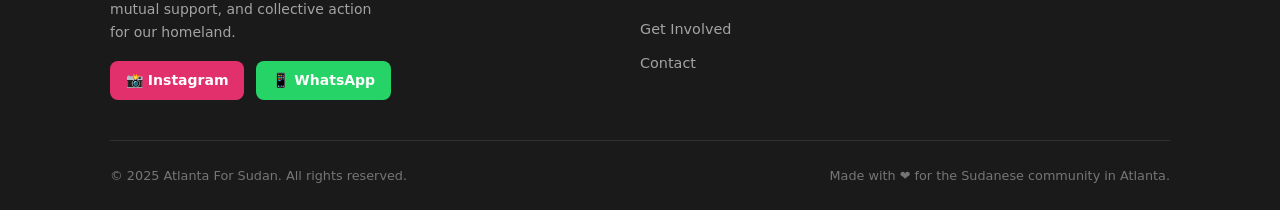
<file: contact.html>
<!DOCTYPE html>
<html lang="en">
<head>
  <meta charset="UTF-8" />
  <meta name="viewport" content="width=device-width, initial-scale=1.0" />
  <title>Contact — Atlanta For Sudan</title>
  <meta name="description" content="Get in touch with Atlanta For Sudan. Connect on WhatsApp, Instagram, or email us directly." />
  <meta name="theme-color" content="#007A3D" />
  <link rel="preconnect" href="https://fonts.googleapis.com" />
  <link rel="preconnect" href="https://fonts.gstatic.com" crossorigin />
  <link href="https://fonts.googleapis.com/css2?family=Cairo:wght@400;600;700&display=swap" rel="stylesheet" />
  <link rel="stylesheet" href="css/style.css" />
</head>
<body>

  <!-- ===== HEADER ===== -->
  <header class="site-header">
    <div class="container">
      <nav class="nav-inner" aria-label="Main navigation">
        <a href="index.html" class="nav-logo" aria-label="Atlanta For Sudan home">
          <span class="logo-en">Atlanta For Sudan</span>
          <span class="logo-ar">أطلانتا من أجل السودان</span>
        </a>
        <ul class="nav-links" role="list">
          <li><a href="index.html">Home</a></li>
          <li><a href="about.html">About</a></li>
          <li><a href="events.html">Events</a></li>
          <li><a href="get-involved.html">Get Involved</a></li>
          <li><a href="contact.html" class="active">Contact</a></li>
        </ul>
        <a href="get-involved.html" class="btn btn-primary nav-cta">Join Us</a>
        <button class="nav-toggle" aria-label="Open menu" aria-expanded="false" aria-controls="mobile-menu">☰</button>
      </nav>
    </div>
    <nav class="mobile-menu" id="mobile-menu" aria-label="Mobile navigation">
      <a href="index.html">Home</a>
      <a href="about.html">About</a>
      <a href="events.html">Events</a>
      <a href="get-involved.html">Get Involved</a>
      <a href="contact.html" class="active">Contact</a>
    </nav>
  </header>

  <main>

    <!-- ===== PAGE HERO ===== -->
    <section class="page-hero">
      <div class="container">
        <span class="section-label">Contact</span>
        <h1>Say Hello</h1>
        <p>Whether you're a community member, potential partner, or just curious about Atlanta For Sudan — we'd love to hear from you.</p>
      </div>
    </section>

    <div class="flag-stripe" aria-hidden="true"></div>

    <!-- ===== MAIN CONTACT SECTION ===== -->
    <section aria-labelledby="contact-main-heading">
      <div class="container">
        <div class="two-col" style="gap: 4rem;">

          <!-- Left: Direct contact options -->
          <div>
            <span class="section-label">Reach Us</span>
            <h2 id="contact-main-heading">The Fastest Ways to Connect</h2>
            <p style="color: var(--gray-dark); margin-bottom: 2rem;">
              We're a small volunteer team, so the quickest way to reach us is through
              WhatsApp or Instagram. For formal inquiries, email works great too.
            </p>

            <div style="display: flex; flex-direction: column; gap: 1.25rem;">

              <a
                href="https://wa.me/+1XXXXXXXXXX"
                class="card"
                style="display:flex; gap:1rem; align-items:flex-start; text-decoration:none; border-left: 4px solid #25D366;"
                target="_blank"
                rel="noopener noreferrer"
                aria-label="Join our WhatsApp community (opens in new tab)"
              >
                <span style="font-size:2rem; flex-shrink:0;" aria-hidden="true">📱</span>
                <div>
                  <h3 style="color: var(--black); margin-bottom:.25rem;">WhatsApp Community</h3>
                  <p style="color: var(--gray-dark); font-size:.9rem; margin:0;">
                    Join our WhatsApp group for real-time communication with the team and community.
                    Best for event questions and general connection.
                  </p>
                  <span style="display:inline-block; margin-top:.5rem; color:#128C7E; font-weight:600; font-size:.875rem;">
                    Join the group →
                  </span>
                </div>
              </a>

              <a
                href="https://instagram.com/emory4sudan"
                class="card"
                style="display:flex; gap:1rem; align-items:flex-start; text-decoration:none; border-left: 4px solid #E1306C;"
                target="_blank"
                rel="noopener noreferrer"
                aria-label="Message us on Instagram @emory4sudan (opens in new tab)"
              >
                <span style="font-size:2rem; flex-shrink:0;" aria-hidden="true">📸</span>
                <div>
                  <h3 style="color: var(--black); margin-bottom:.25rem;">Instagram DM</h3>
                  <p style="color: var(--gray-dark); font-size:.9rem; margin:0;">
                    Send us a DM on Instagram — we're
                    <strong>@emory4sudan</strong>. Good for partnership inquiries,
                    media requests, and general questions.
                  </p>
                  <span style="display:inline-block; margin-top:.5rem; color:#C13584; font-weight:600; font-size:.875rem;">
                    @emory4sudan →
                  </span>
                </div>
              </a>

              <a
                href="mailto:atlantaforsudan@gmail.com"
                class="card"
                style="display:flex; gap:1rem; align-items:flex-start; text-decoration:none; border-left: 4px solid var(--green);"
                aria-label="Email Atlanta For Sudan"
              >
                <span style="font-size:2rem; flex-shrink:0;" aria-hidden="true">✉️</span>
                <div>
                  <h3 style="color: var(--black); margin-bottom:.25rem;">Email</h3>
                  <p style="color: var(--gray-dark); font-size:.9rem; margin:0;">
                    <strong>atlantaforsudan@gmail.com</strong> — Best for formal partnership
                    requests, media inquiries, or detailed questions. We respond within 3-5 days.
                  </p>
                  <span style="display:inline-block; margin-top:.5rem; color: var(--green); font-weight:600; font-size:.875rem;">
                    Send email →
                  </span>
                </div>
              </a>

            </div>
          </div>

          <!-- Right: Contact form -->
          <div>
            <span class="section-label">Send a Message</span>
            <h2>Contact Form</h2>
            <p style="color: var(--gray-dark); margin-bottom: 1.75rem;">
              Prefer a form? Fill this out and we'll respond by email as soon as we can.
            </p>

            <form
              action="https://formspree.io/f/XXXXXXXX"
              method="POST"
              aria-label="Contact form"
              id="contact-form"
            >
              <div class="form-group">
                <label for="name">Your Name <span style="color:var(--red);" aria-label="required">*</span></label>
                <input
                  type="text"
                  id="name"
                  name="name"
                  placeholder="e.g. Amira Hassan"
                  required
                  autocomplete="name"
                />
              </div>

              <div class="form-group">
                <label for="email">Email Address <span style="color:var(--red);" aria-label="required">*</span></label>
                <input
                  type="email"
                  id="email"
                  name="email"
                  placeholder="your@email.com"
                  required
                  autocomplete="email"
                />
              </div>

              <div class="form-group">
                <label for="subject">Subject</label>
                <select id="subject" name="subject">
                  <option value="">Select a topic...</option>
                  <option value="general">General Question</option>
                  <option value="event">Event Information</option>
                  <option value="partnership">Partnership Inquiry</option>
                  <option value="hosting">Host an Event</option>
                  <option value="volunteer">Volunteer</option>
                  <option value="media">Media / Press</option>
                  <option value="other">Other</option>
                </select>
              </div>

              <div class="form-group">
                <label for="message">Message <span style="color:var(--red);" aria-label="required">*</span></label>
                <textarea
                  id="message"
                  name="message"
                  placeholder="Tell us what's on your mind..."
                  required
                  rows="5"
                ></textarea>
              </div>

              <div class="form-group" style="display:flex; align-items:flex-start; gap:.5rem;">
                <input type="checkbox" id="newsletter" name="newsletter" value="yes" style="width:auto; margin-top:3px;" />
                <label for="newsletter" style="font-weight:400; color:var(--gray-dark); cursor:pointer;">
                  Add me to the community email list for event announcements
                </label>
              </div>

              <!-- Honeypot anti-spam -->
              <input type="text" name="_gotcha" style="display:none;" tabindex="-1" autocomplete="off" aria-hidden="true" />

              <button type="submit" class="btn btn-primary btn-lg" style="width:100%;">
                Send Message
              </button>

              <p style="font-size:.78rem; color:var(--gray); margin-top:.75rem; text-align:center; margin-bottom:0;">
                By submitting, you agree that we may contact you by email. No spam, ever.
              </p>
            </form>

            <!-- Success message (shown via JS) -->
            <div id="form-success" role="alert" style="display:none; background: rgba(0,122,61,.1); border: 1px solid rgba(0,122,61,.3); border-radius: var(--radius); padding: 1.5rem; text-align:center;">
              <div style="font-size:2rem; margin-bottom:.5rem;" aria-hidden="true">✅</div>
              <h3 style="color: var(--green-dark); margin-bottom:.25rem;">Message Sent!</h3>
              <p style="color: var(--green-dark); margin:0;">Thank you for reaching out. We'll be in touch soon. In the meantime, <a href="get-involved.html" style="color: var(--green-dark);">join our WhatsApp group</a> to stay connected.</p>
            </div>

          </div>
        </div>
      </div>
    </section>

    <!-- ===== FOR ORGS ===== -->
    <section class="bg-cream" aria-labelledby="orgs-heading">
      <div class="container">
        <span class="section-label">Organizations &amp; Partners</span>
        <h2 id="orgs-heading">Are You an Organization?</h2>
        <p class="section-intro">
          We're actively seeking partnerships with organizations that serve Atlanta's refugee
          and immigrant communities, advocacy groups, and cultural institutions.
        </p>

        <div class="card-grid col-3">

          <div class="card">
            <div class="card-icon" aria-hidden="true">🤝</div>
            <h3>Community Partners</h3>
            <p>
              If you serve Sudanese or broader refugee and immigrant communities in Atlanta,
              we'd love to explore collaboration, referrals, and co-events.
            </p>
            <p><strong>Examples:</strong> resettlement agencies, community centers, legal aid, healthcare providers.</p>
          </div>

          <div class="card">
            <div class="card-icon" aria-hidden="true">📣</div>
            <h3>Advocacy Organizations</h3>
            <p>
              We partner with organizations working on Sudan awareness and diaspora advocacy
              at the local, national, and international level.
            </p>
            <p><strong>Examples:</strong> Sudan Uprising, SACDO, humanitarian organizations.</p>
          </div>

          <div class="card">
            <div class="card-icon" aria-hidden="true">🏪</div>
            <h3>Local Businesses</h3>
            <p>
              Sudanese and African-owned businesses in Atlanta — let's support each other.
              We promote community businesses and welcome venue and in-kind partnerships.
            </p>
            <p><strong>Examples:</strong> Nanna's Sudanese Cuisine and other community businesses.</p>
          </div>

        </div>

        <div class="mt-2 text-center">
          <a href="mailto:atlantaforsudan@gmail.com" class="btn btn-primary">Partner With Us</a>
        </div>
      </div>
    </section>

    <!-- ===== LOCATION CONTEXT ===== -->
    <section aria-labelledby="location-heading">
      <div class="container" style="max-width: 740px;">
        <span class="section-label">Where We Are</span>
        <h2 id="location-heading">Metro Atlanta, Georgia</h2>
        <p>
          Atlanta For Sudan operates across the greater Atlanta metropolitan area,
          with particular focus on communities where Sudanese people live and work.
        </p>

        <div class="card-grid" style="margin-top: 1.5rem;">
          <div style="padding: 1.25rem; background: var(--cream); border-radius: var(--radius-lg);">
            <h4 style="margin-bottom:.5rem;">Primary Areas</h4>
            <ul style="list-style: disc; padding-left:1.25rem; display:flex; flex-direction:column; gap:.25rem; color: var(--gray-dark);">
              <li>City of Atlanta</li>
              <li>DeKalb County (especially Clarkston)</li>
              <li>Gwinnett County</li>
            </ul>
          </div>
          <div style="padding: 1.25rem; background: var(--cream); border-radius: var(--radius-lg);">
            <h4 style="margin-bottom:.5rem;">Also Serving</h4>
            <ul style="list-style: disc; padding-left:1.25rem; display:flex; flex-direction:column; gap:.25rem; color: var(--gray-dark);">
              <li>Fulton County</li>
              <li>Cobb County</li>
              <li>Clayton County</li>
            </ul>
          </div>
        </div>

        <p style="margin-top: 1.5rem; color: var(--gray-dark); font-size: .9rem;">
          Events are held at public parks, community spaces, and partner venues throughout the metro area.
          All event locations are shared in our WhatsApp group closer to the event date.
        </p>
      </div>
    </section>

    <!-- ===== CTA ===== -->
    <section class="cta-banner" aria-labelledby="contact-cta-heading">
      <div class="container">
        <h2 id="contact-cta-heading">Still Have Questions?</h2>
        <p>
          Join our WhatsApp community and ask directly. Our team and community members
          are always happy to help.
        </p>
        <div class="cta-banner-actions">
          <a href="https://wa.me/+1XXXXXXXXXX" class="btn btn-white btn-lg" target="_blank" rel="noopener noreferrer">📱 Join WhatsApp</a>
          <a href="mailto:atlantaforsudan@gmail.com" class="btn btn-outline-white btn-lg">✉️ Email Us</a>
        </div>
      </div>
    </section>

  </main>

  <!-- ===== FOOTER ===== -->
  <footer class="site-footer">
    <div class="container">
      <div class="footer-grid">
        <div class="footer-brand">
          <span class="logo-en">Atlanta For Sudan</span>
          <span class="logo-ar arabic">أطلانتا من أجل السودان</span>
          <p>Uniting the Sudanese community in Atlanta through cultural connection, mutual support, and collective action for our homeland.</p>
          <div class="social-links" style="margin-top:1rem;">
            <a href="https://instagram.com/emory4sudan" class="social-link instagram" target="_blank" rel="noopener noreferrer">📸 Instagram</a>
            <a href="https://wa.me/+1XXXXXXXXXX" class="social-link whatsapp" target="_blank" rel="noopener noreferrer">📱 WhatsApp</a>
          </div>
        </div>
        <div class="footer-col">
          <h4>Navigate</h4>
          <ul>
            <li><a href="index.html">Home</a></li>
            <li><a href="about.html">About Us</a></li>
            <li><a href="events.html">Events</a></li>
            <li><a href="get-involved.html">Get Involved</a></li>
            <li><a href="contact.html">Contact</a></li>
          </ul>
        </div>
        <div class="footer-col">
          <h4>Connect</h4>
          <ul>
            <li><a href="https://instagram.com/emory4sudan" target="_blank" rel="noopener noreferrer">Instagram</a></li>
            <li><a href="https://wa.me/+1XXXXXXXXXX" target="_blank" rel="noopener noreferrer">WhatsApp Community</a></li>
            <li><a href="mailto:atlantaforsudan@gmail.com">Email Us</a></li>
          </ul>
        </div>
      </div>
      <div class="footer-bottom">
        <span>© 2025 Atlanta For Sudan. All rights reserved.</span>
        <span>Made with ❤️ for the Sudanese community in Atlanta.</span>
      </div>
    </div>
  </footer>

  <script src="js/main.js"></script>
</body>
</html>
</file>
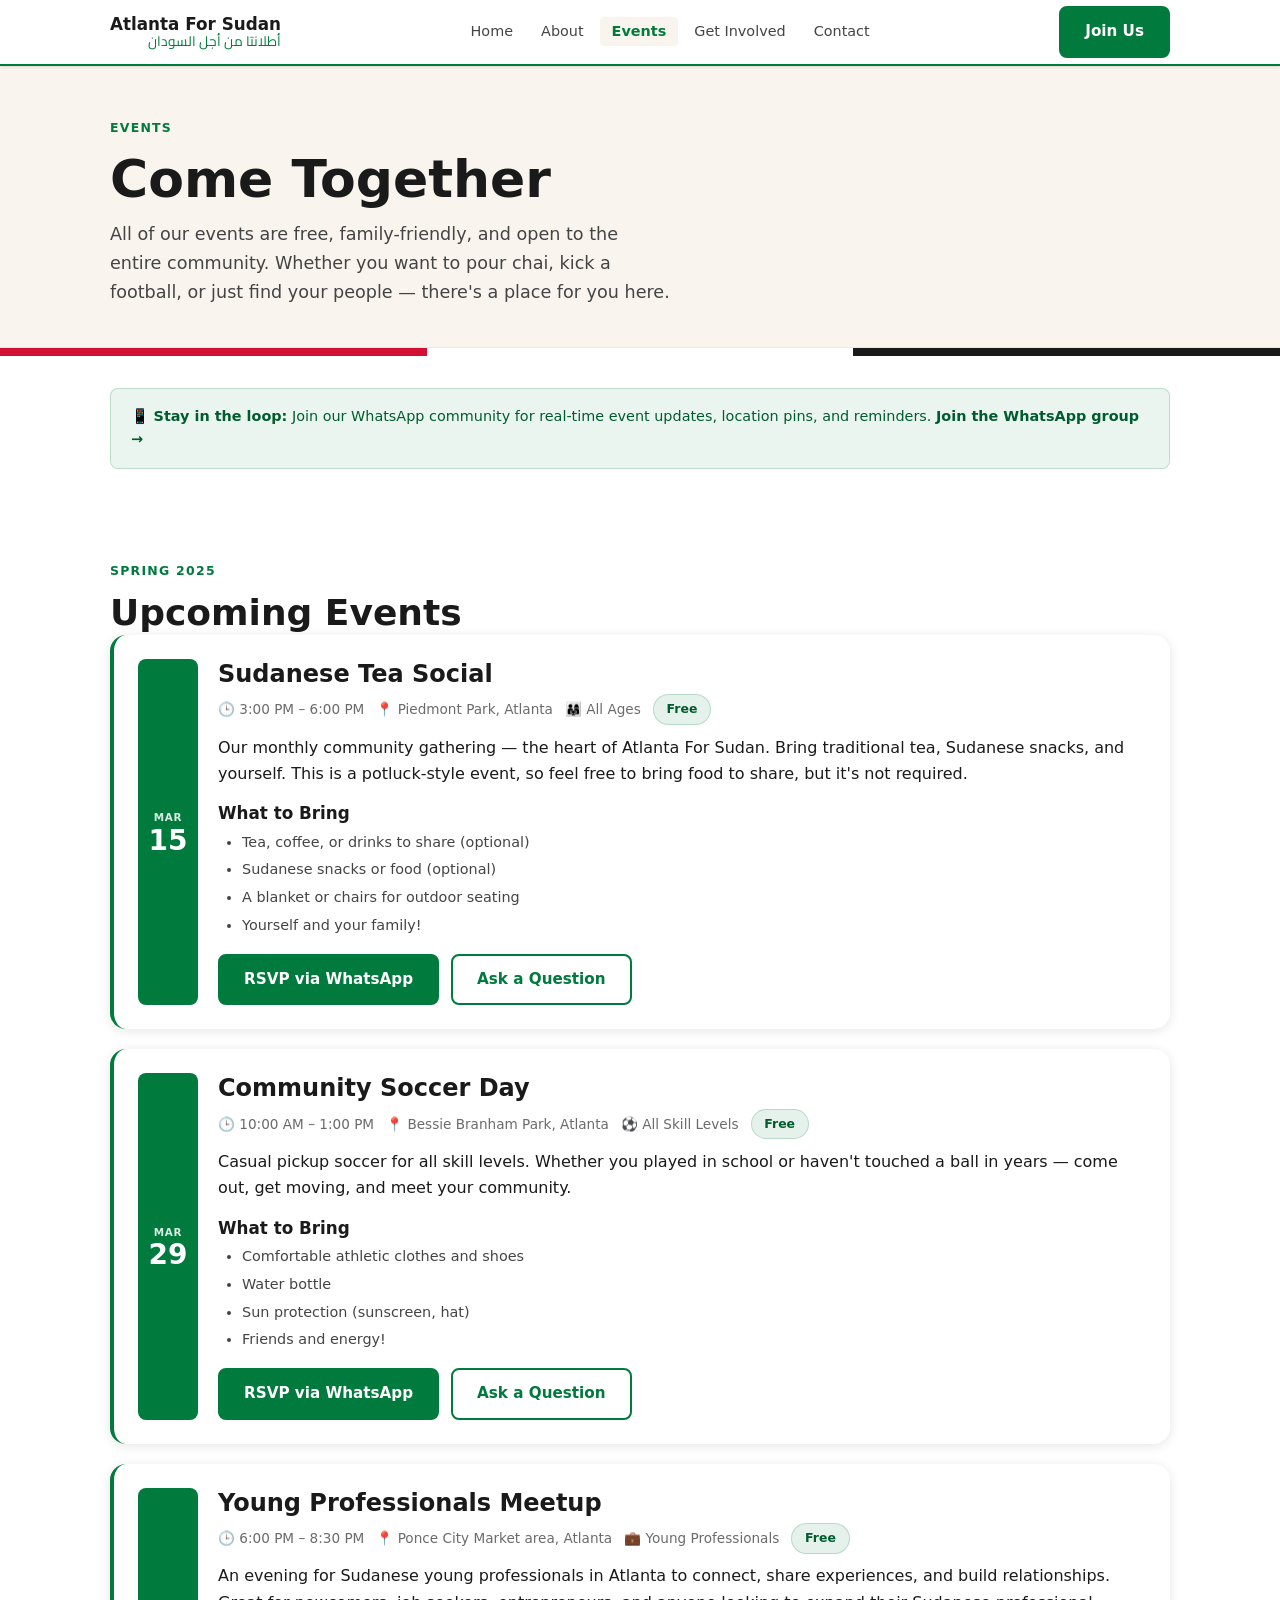
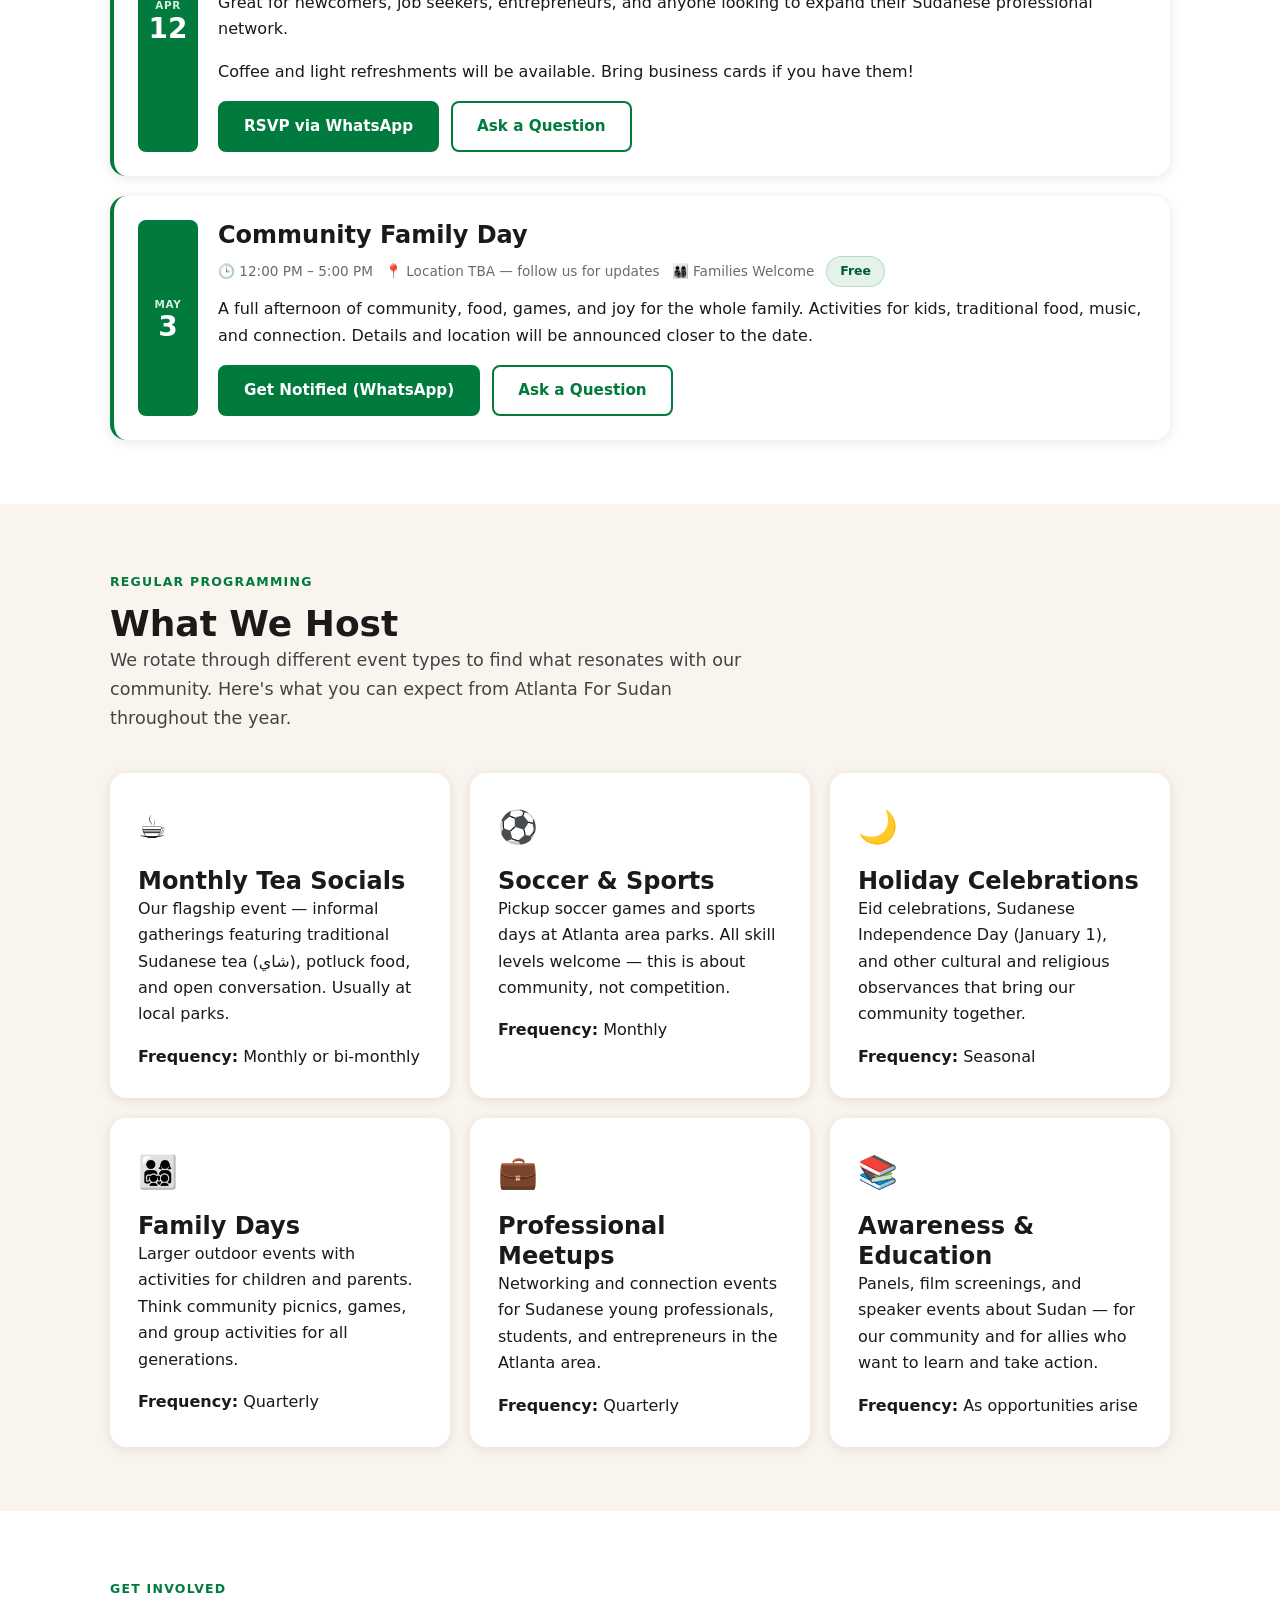
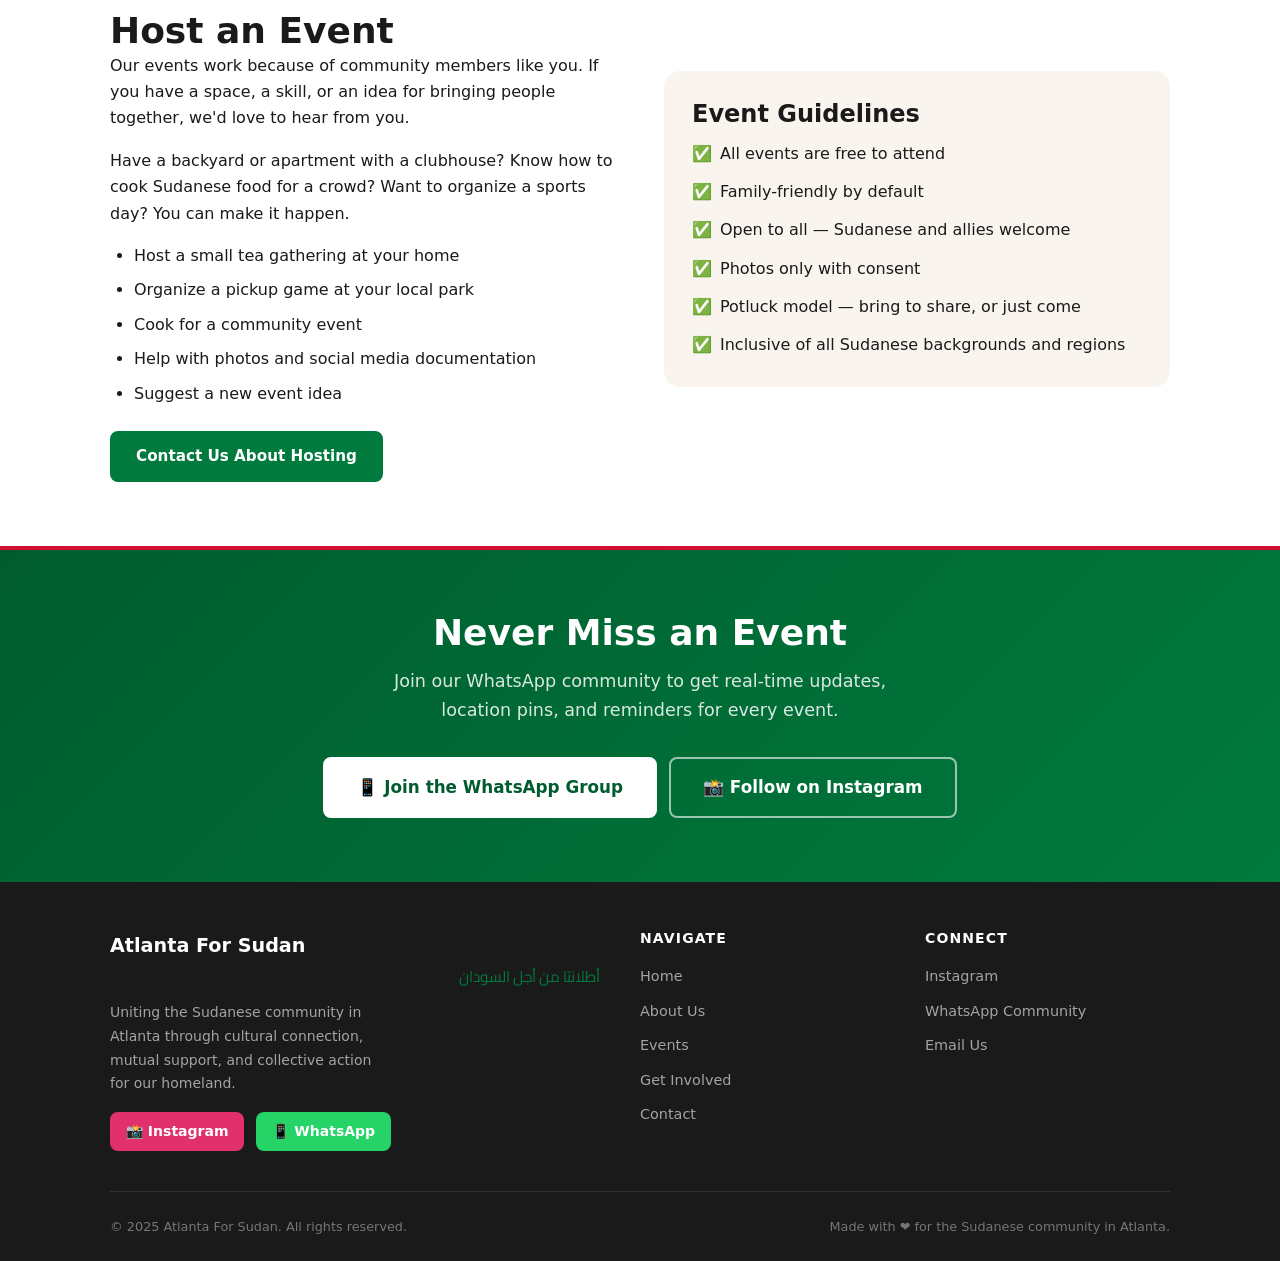
<file: events.html>
<!DOCTYPE html>
<html lang="en">
<head>
  <meta charset="UTF-8" />
  <meta name="viewport" content="width=device-width, initial-scale=1.0" />
  <title>Events — Atlanta For Sudan</title>
  <meta name="description" content="Free, family-friendly events for the Sudanese community in Atlanta. Tea socials, soccer days, cultural celebrations, and more." />
  <meta name="theme-color" content="#007A3D" />
  <link rel="preconnect" href="https://fonts.googleapis.com" />
  <link rel="preconnect" href="https://fonts.gstatic.com" crossorigin />
  <link href="https://fonts.googleapis.com/css2?family=Cairo:wght@400;600;700&display=swap" rel="stylesheet" />
  <link rel="stylesheet" href="css/style.css" />
</head>
<body>

  <!-- ===== HEADER ===== -->
  <header class="site-header">
    <div class="container">
      <nav class="nav-inner" aria-label="Main navigation">
        <a href="index.html" class="nav-logo" aria-label="Atlanta For Sudan home">
          <span class="logo-en">Atlanta For Sudan</span>
          <span class="logo-ar">أطلانتا من أجل السودان</span>
        </a>
        <ul class="nav-links" role="list">
          <li><a href="index.html">Home</a></li>
          <li><a href="about.html">About</a></li>
          <li><a href="events.html" class="active">Events</a></li>
          <li><a href="get-involved.html">Get Involved</a></li>
          <li><a href="contact.html">Contact</a></li>
        </ul>
        <a href="get-involved.html" class="btn btn-primary nav-cta">Join Us</a>
        <button class="nav-toggle" aria-label="Open menu" aria-expanded="false" aria-controls="mobile-menu">☰</button>
      </nav>
    </div>
    <nav class="mobile-menu" id="mobile-menu" aria-label="Mobile navigation">
      <a href="index.html">Home</a>
      <a href="about.html">About</a>
      <a href="events.html" class="active">Events</a>
      <a href="get-involved.html">Get Involved</a>
      <a href="contact.html">Contact</a>
    </nav>
  </header>

  <main>

    <!-- ===== PAGE HERO ===== -->
    <section class="page-hero">
      <div class="container">
        <span class="section-label">Events</span>
        <h1>Come Together</h1>
        <p>All of our events are free, family-friendly, and open to the entire community. Whether you want to pour chai, kick a football, or just find your people — there's a place for you here.</p>
      </div>
    </section>

    <div class="flag-stripe" aria-hidden="true"></div>

    <!-- ===== NOTICE ===== -->
    <section style="padding: 2rem 0 0;">
      <div class="container">
        <div class="notice" role="note">
          📱 <strong>Stay in the loop:</strong> Join our WhatsApp community for real-time event updates, location pins, and reminders.
          <a href="get-involved.html" style="color: var(--green-dark); font-weight: 600;">Join the WhatsApp group →</a>
        </div>
      </div>
    </section>

    <!-- ===== UPCOMING EVENTS ===== -->
    <section aria-labelledby="upcoming-heading">
      <div class="container">
        <span class="section-label">Spring 2025</span>
        <h2 id="upcoming-heading">Upcoming Events</h2>

        <div class="event-list" aria-label="Upcoming events list">

          <!-- Event 1 -->
          <div class="event-card" id="tea-social-march">
            <div class="event-date-block" aria-label="March 15">
              <span class="month">Mar</span>
              <span class="day">15</span>
            </div>
            <div class="event-body">
              <h3>Sudanese Tea Social</h3>
              <div class="event-meta">
                <span>🕒 3:00 PM – 6:00 PM</span>
                <span>📍 Piedmont Park, Atlanta</span>
                <span>👨‍👩‍👧 All Ages</span>
                <span><span class="chip chip-green">Free</span></span>
              </div>
              <p>
                Our monthly community gathering — the heart of Atlanta For Sudan. Bring traditional
                tea, Sudanese snacks, and yourself. This is a potluck-style event, so feel free to
                bring food to share, but it's not required.
              </p>
              <h4 style="margin:.75rem 0 .4rem;">What to Bring</h4>
              <ul style="list-style: disc; padding-left: 1.5rem; color: var(--gray-dark); font-size: .9rem; display:flex; flex-direction:column; gap:.25rem;">
                <li>Tea, coffee, or drinks to share (optional)</li>
                <li>Sudanese snacks or food (optional)</li>
                <li>A blanket or chairs for outdoor seating</li>
                <li>Yourself and your family!</li>
              </ul>
              <div style="margin-top: 1rem; display: flex; gap: .75rem; flex-wrap: wrap;">
                <a href="get-involved.html" class="btn btn-primary">RSVP via WhatsApp</a>
                <a href="contact.html" class="btn btn-secondary">Ask a Question</a>
              </div>
            </div>
          </div>

          <!-- Event 2 -->
          <div class="event-card" id="soccer-march">
            <div class="event-date-block" aria-label="March 29">
              <span class="month">Mar</span>
              <span class="day">29</span>
            </div>
            <div class="event-body">
              <h3>Community Soccer Day</h3>
              <div class="event-meta">
                <span>🕒 10:00 AM – 1:00 PM</span>
                <span>📍 Bessie Branham Park, Atlanta</span>
                <span>⚽ All Skill Levels</span>
                <span><span class="chip chip-green">Free</span></span>
              </div>
              <p>
                Casual pickup soccer for all skill levels. Whether you played in school or haven't
                touched a ball in years — come out, get moving, and meet your community.
              </p>
              <h4 style="margin:.75rem 0 .4rem;">What to Bring</h4>
              <ul style="list-style: disc; padding-left: 1.5rem; color: var(--gray-dark); font-size: .9rem; display:flex; flex-direction:column; gap:.25rem;">
                <li>Comfortable athletic clothes and shoes</li>
                <li>Water bottle</li>
                <li>Sun protection (sunscreen, hat)</li>
                <li>Friends and energy!</li>
              </ul>
              <div style="margin-top: 1rem; display: flex; gap: .75rem; flex-wrap: wrap;">
                <a href="get-involved.html" class="btn btn-primary">RSVP via WhatsApp</a>
                <a href="contact.html" class="btn btn-secondary">Ask a Question</a>
              </div>
            </div>
          </div>

          <!-- Event 3 -->
          <div class="event-card" id="professionals-april">
            <div class="event-date-block" aria-label="April 12">
              <span class="month">Apr</span>
              <span class="day">12</span>
            </div>
            <div class="event-body">
              <h3>Young Professionals Meetup</h3>
              <div class="event-meta">
                <span>🕒 6:00 PM – 8:30 PM</span>
                <span>📍 Ponce City Market area, Atlanta</span>
                <span>💼 Young Professionals</span>
                <span><span class="chip chip-green">Free</span></span>
              </div>
              <p>
                An evening for Sudanese young professionals in Atlanta to connect, share experiences,
                and build relationships. Great for newcomers, job seekers, entrepreneurs, and anyone
                looking to expand their Sudanese professional network.
              </p>
              <p>Coffee and light refreshments will be available. Bring business cards if you have them!</p>
              <div style="margin-top: 1rem; display: flex; gap: .75rem; flex-wrap: wrap;">
                <a href="get-involved.html" class="btn btn-primary">RSVP via WhatsApp</a>
                <a href="contact.html" class="btn btn-secondary">Ask a Question</a>
              </div>
            </div>
          </div>

          <!-- Event 4 -->
          <div class="event-card" id="family-day-may">
            <div class="event-date-block" aria-label="May 3">
              <span class="month">May</span>
              <span class="day">3</span>
            </div>
            <div class="event-body">
              <h3>Community Family Day</h3>
              <div class="event-meta">
                <span>🕒 12:00 PM – 5:00 PM</span>
                <span>📍 Location TBA — follow us for updates</span>
                <span>👨‍👩‍👧‍👦 Families Welcome</span>
                <span><span class="chip chip-green">Free</span></span>
              </div>
              <p>
                A full afternoon of community, food, games, and joy for the whole family.
                Activities for kids, traditional food, music, and connection.
                Details and location will be announced closer to the date.
              </p>
              <div style="margin-top: 1rem; display: flex; gap: .75rem; flex-wrap: wrap;">
                <a href="get-involved.html" class="btn btn-primary">Get Notified (WhatsApp)</a>
                <a href="contact.html" class="btn btn-secondary">Ask a Question</a>
              </div>
            </div>
          </div>

        </div>
      </div>
    </section>

    <!-- ===== REGULAR EVENTS ===== -->
    <section class="bg-cream" aria-labelledby="regular-heading">
      <div class="container">
        <span class="section-label">Regular Programming</span>
        <h2 id="regular-heading">What We Host</h2>
        <p class="section-intro">
          We rotate through different event types to find what resonates with our community.
          Here's what you can expect from Atlanta For Sudan throughout the year.
        </p>

        <div class="card-grid col-3">
          <div class="card">
            <div class="card-icon" aria-hidden="true">☕</div>
            <h3>Monthly Tea Socials</h3>
            <p>Our flagship event — informal gatherings featuring traditional Sudanese tea (شاي), potluck food, and open conversation. Usually at local parks.</p>
            <p><strong>Frequency:</strong> Monthly or bi-monthly</p>
          </div>
          <div class="card">
            <div class="card-icon" aria-hidden="true">⚽</div>
            <h3>Soccer &amp; Sports</h3>
            <p>Pickup soccer games and sports days at Atlanta area parks. All skill levels welcome — this is about community, not competition.</p>
            <p><strong>Frequency:</strong> Monthly</p>
          </div>
          <div class="card">
            <div class="card-icon" aria-hidden="true">🌙</div>
            <h3>Holiday Celebrations</h3>
            <p>Eid celebrations, Sudanese Independence Day (January 1), and other cultural and religious observances that bring our community together.</p>
            <p><strong>Frequency:</strong> Seasonal</p>
          </div>
          <div class="card">
            <div class="card-icon" aria-hidden="true">👨‍👩‍👧‍👦</div>
            <h3>Family Days</h3>
            <p>Larger outdoor events with activities for children and parents. Think community picnics, games, and group activities for all generations.</p>
            <p><strong>Frequency:</strong> Quarterly</p>
          </div>
          <div class="card">
            <div class="card-icon" aria-hidden="true">💼</div>
            <h3>Professional Meetups</h3>
            <p>Networking and connection events for Sudanese young professionals, students, and entrepreneurs in the Atlanta area.</p>
            <p><strong>Frequency:</strong> Quarterly</p>
          </div>
          <div class="card">
            <div class="card-icon" aria-hidden="true">📚</div>
            <h3>Awareness &amp; Education</h3>
            <p>Panels, film screenings, and speaker events about Sudan — for our community and for allies who want to learn and take action.</p>
            <p><strong>Frequency:</strong> As opportunities arise</p>
          </div>
        </div>
      </div>
    </section>

    <!-- ===== HOST AN EVENT ===== -->
    <section aria-labelledby="host-heading">
      <div class="container">
        <div class="two-col">
          <div>
            <span class="section-label">Get Involved</span>
            <h2 id="host-heading">Host an Event</h2>
            <p>
              Our events work because of community members like you. If you have a space,
              a skill, or an idea for bringing people together, we'd love to hear from you.
            </p>
            <p>
              Have a backyard or apartment with a clubhouse? Know how to cook Sudanese food
              for a crowd? Want to organize a sports day? You can make it happen.
            </p>
            <ul style="list-style: disc; padding-left: 1.5rem; display:flex; flex-direction:column; gap:.5rem; margin-bottom:1.5rem;">
              <li>Host a small tea gathering at your home</li>
              <li>Organize a pickup game at your local park</li>
              <li>Cook for a community event</li>
              <li>Help with photos and social media documentation</li>
              <li>Suggest a new event idea</li>
            </ul>
            <a href="contact.html" class="btn btn-primary">Contact Us About Hosting</a>
          </div>
          <div>
            <div class="card" style="background: var(--cream); border: none; box-shadow: none;">
              <h3 style="margin-bottom: .75rem;">Event Guidelines</h3>
              <ul style="list-style: none; display:flex; flex-direction:column; gap:.75rem;">
                <li class="flex-center"><span aria-hidden="true">✅</span> All events are free to attend</li>
                <li class="flex-center"><span aria-hidden="true">✅</span> Family-friendly by default</li>
                <li class="flex-center"><span aria-hidden="true">✅</span> Open to all — Sudanese and allies welcome</li>
                <li class="flex-center"><span aria-hidden="true">✅</span> Photos only with consent</li>
                <li class="flex-center"><span aria-hidden="true">✅</span> Potluck model — bring to share, or just come</li>
                <li class="flex-center"><span aria-hidden="true">✅</span> Inclusive of all Sudanese backgrounds and regions</li>
              </ul>
            </div>
          </div>
        </div>
      </div>
    </section>

    <!-- ===== CTA ===== -->
    <section class="cta-banner" aria-labelledby="events-cta-heading">
      <div class="container">
        <h2 id="events-cta-heading">Never Miss an Event</h2>
        <p>
          Join our WhatsApp community to get real-time updates, location pins,
          and reminders for every event.
        </p>
        <div class="cta-banner-actions">
          <a href="get-involved.html" class="btn btn-white btn-lg">📱 Join the WhatsApp Group</a>
          <a href="https://instagram.com/emory4sudan" class="btn btn-outline-white btn-lg" target="_blank" rel="noopener noreferrer">📸 Follow on Instagram</a>
        </div>
      </div>
    </section>

  </main>

  <!-- ===== FOOTER ===== -->
  <footer class="site-footer">
    <div class="container">
      <div class="footer-grid">
        <div class="footer-brand">
          <span class="logo-en">Atlanta For Sudan</span>
          <span class="logo-ar arabic">أطلانتا من أجل السودان</span>
          <p>Uniting the Sudanese community in Atlanta through cultural connection, mutual support, and collective action for our homeland.</p>
          <div class="social-links" style="margin-top:1rem;">
            <a href="https://instagram.com/emory4sudan" class="social-link instagram" target="_blank" rel="noopener noreferrer">📸 Instagram</a>
            <a href="https://wa.me/+1XXXXXXXXXX" class="social-link whatsapp" target="_blank" rel="noopener noreferrer">📱 WhatsApp</a>
          </div>
        </div>
        <div class="footer-col">
          <h4>Navigate</h4>
          <ul>
            <li><a href="index.html">Home</a></li>
            <li><a href="about.html">About Us</a></li>
            <li><a href="events.html">Events</a></li>
            <li><a href="get-involved.html">Get Involved</a></li>
            <li><a href="contact.html">Contact</a></li>
          </ul>
        </div>
        <div class="footer-col">
          <h4>Connect</h4>
          <ul>
            <li><a href="https://instagram.com/emory4sudan" target="_blank" rel="noopener noreferrer">Instagram</a></li>
            <li><a href="https://wa.me/+1XXXXXXXXXX" target="_blank" rel="noopener noreferrer">WhatsApp Community</a></li>
            <li><a href="mailto:atlantaforsudan@gmail.com">Email Us</a></li>
          </ul>
        </div>
      </div>
      <div class="footer-bottom">
        <span>© 2025 Atlanta For Sudan. All rights reserved.</span>
        <span>Made with ❤️ for the Sudanese community in Atlanta.</span>
      </div>
    </div>
  </footer>

  <script src="js/main.js"></script>
</body>
</html>
</file>
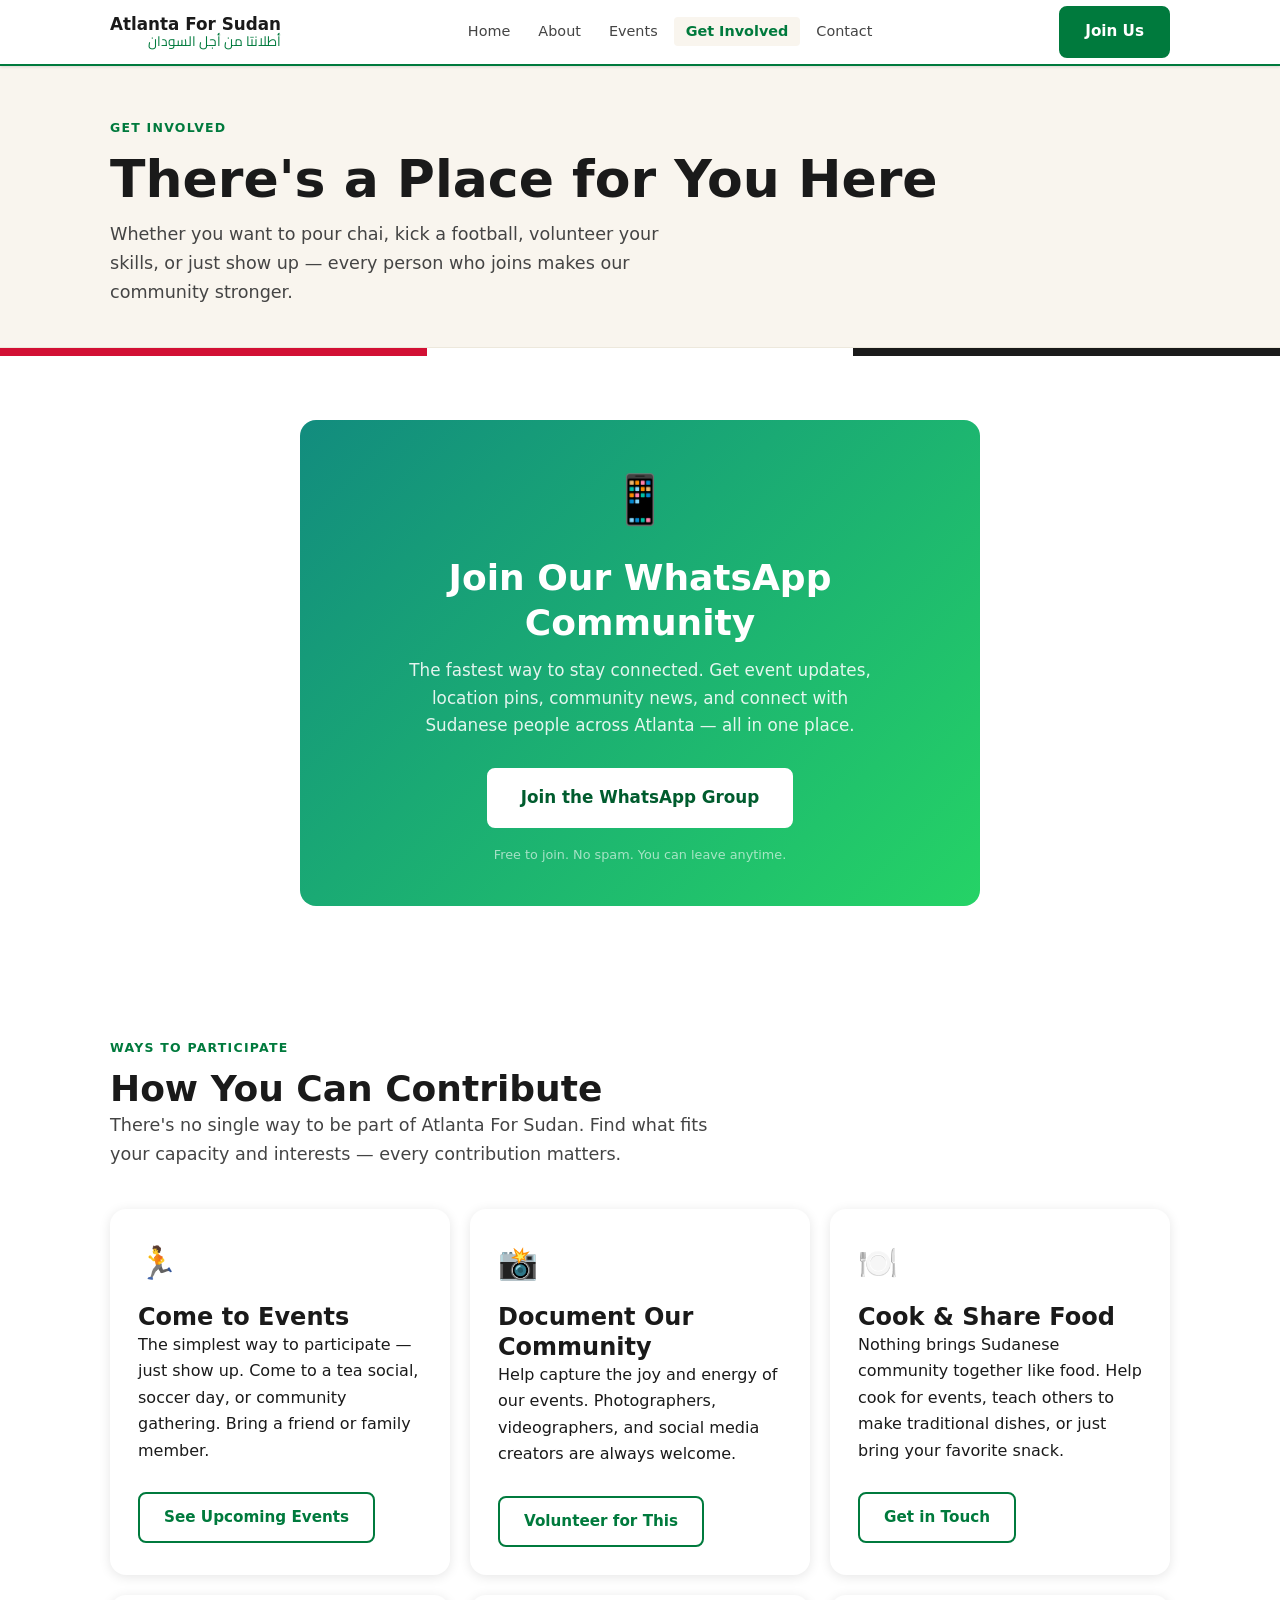
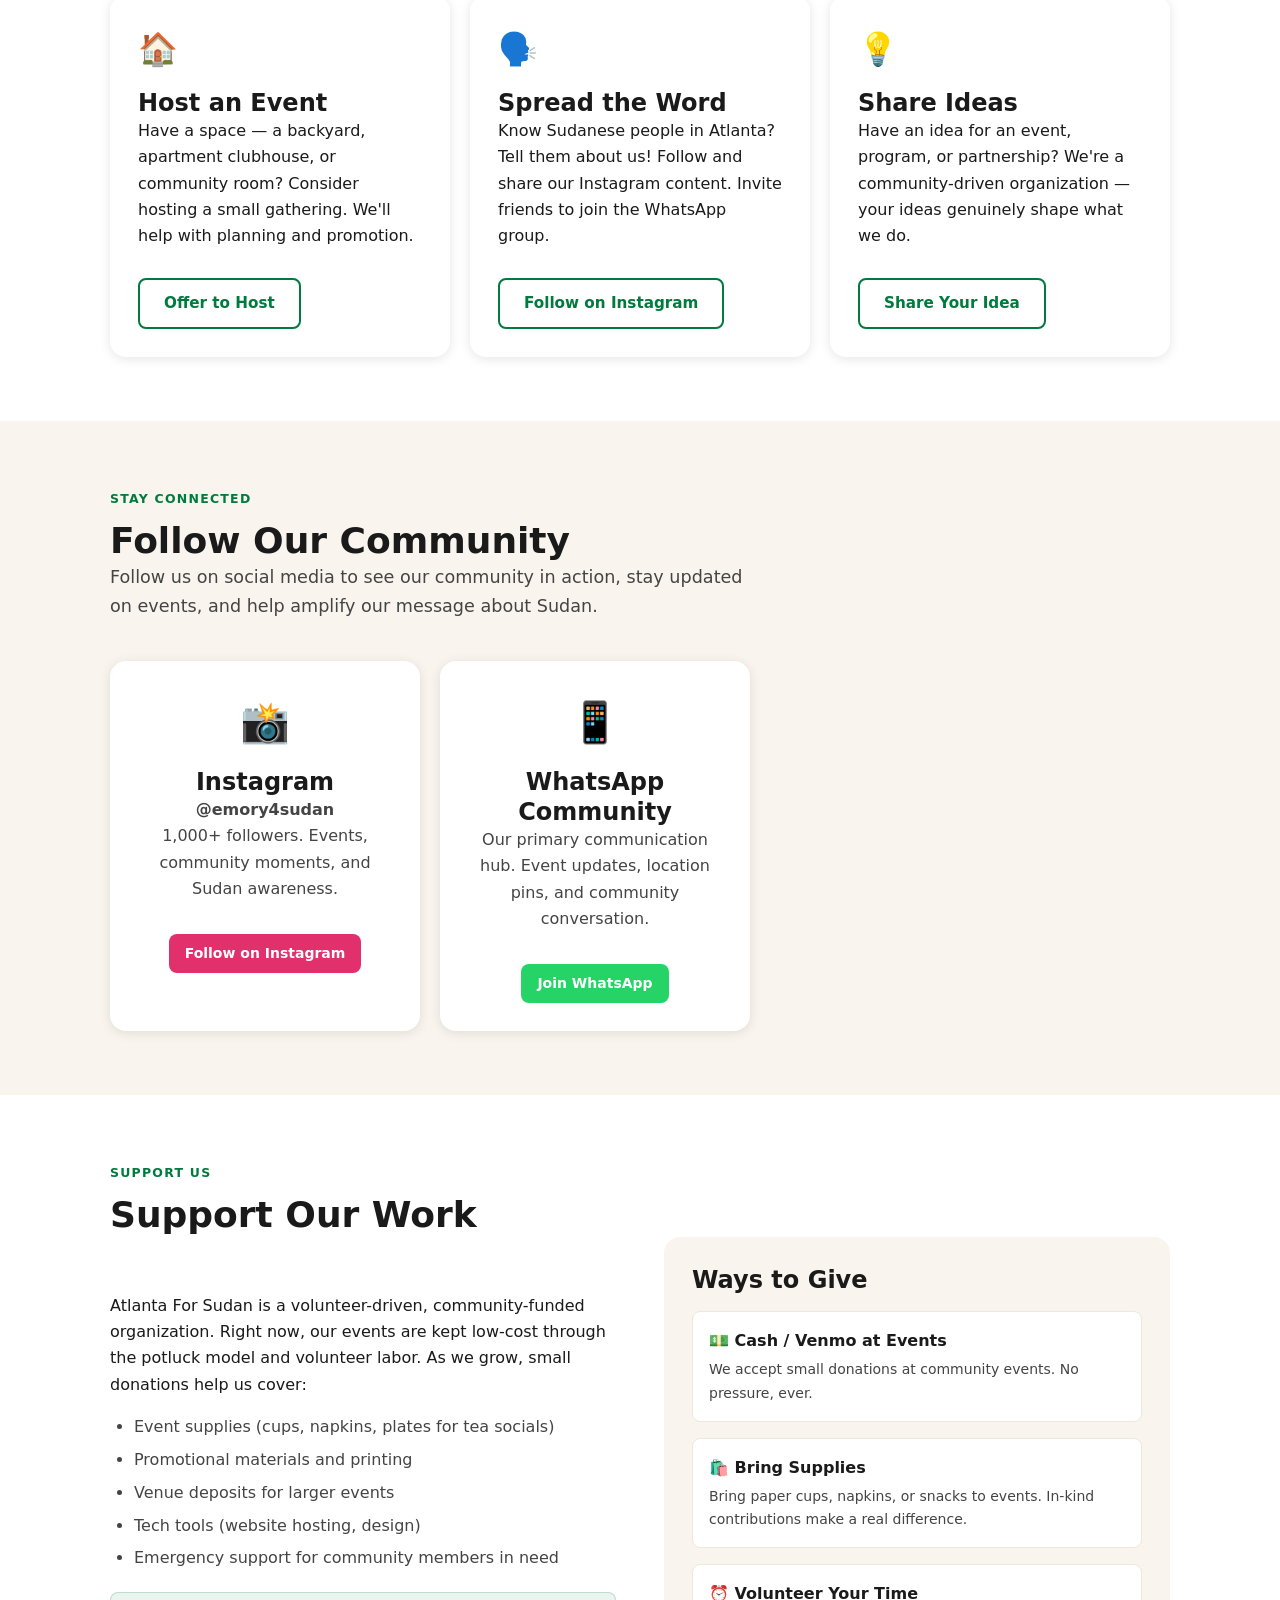
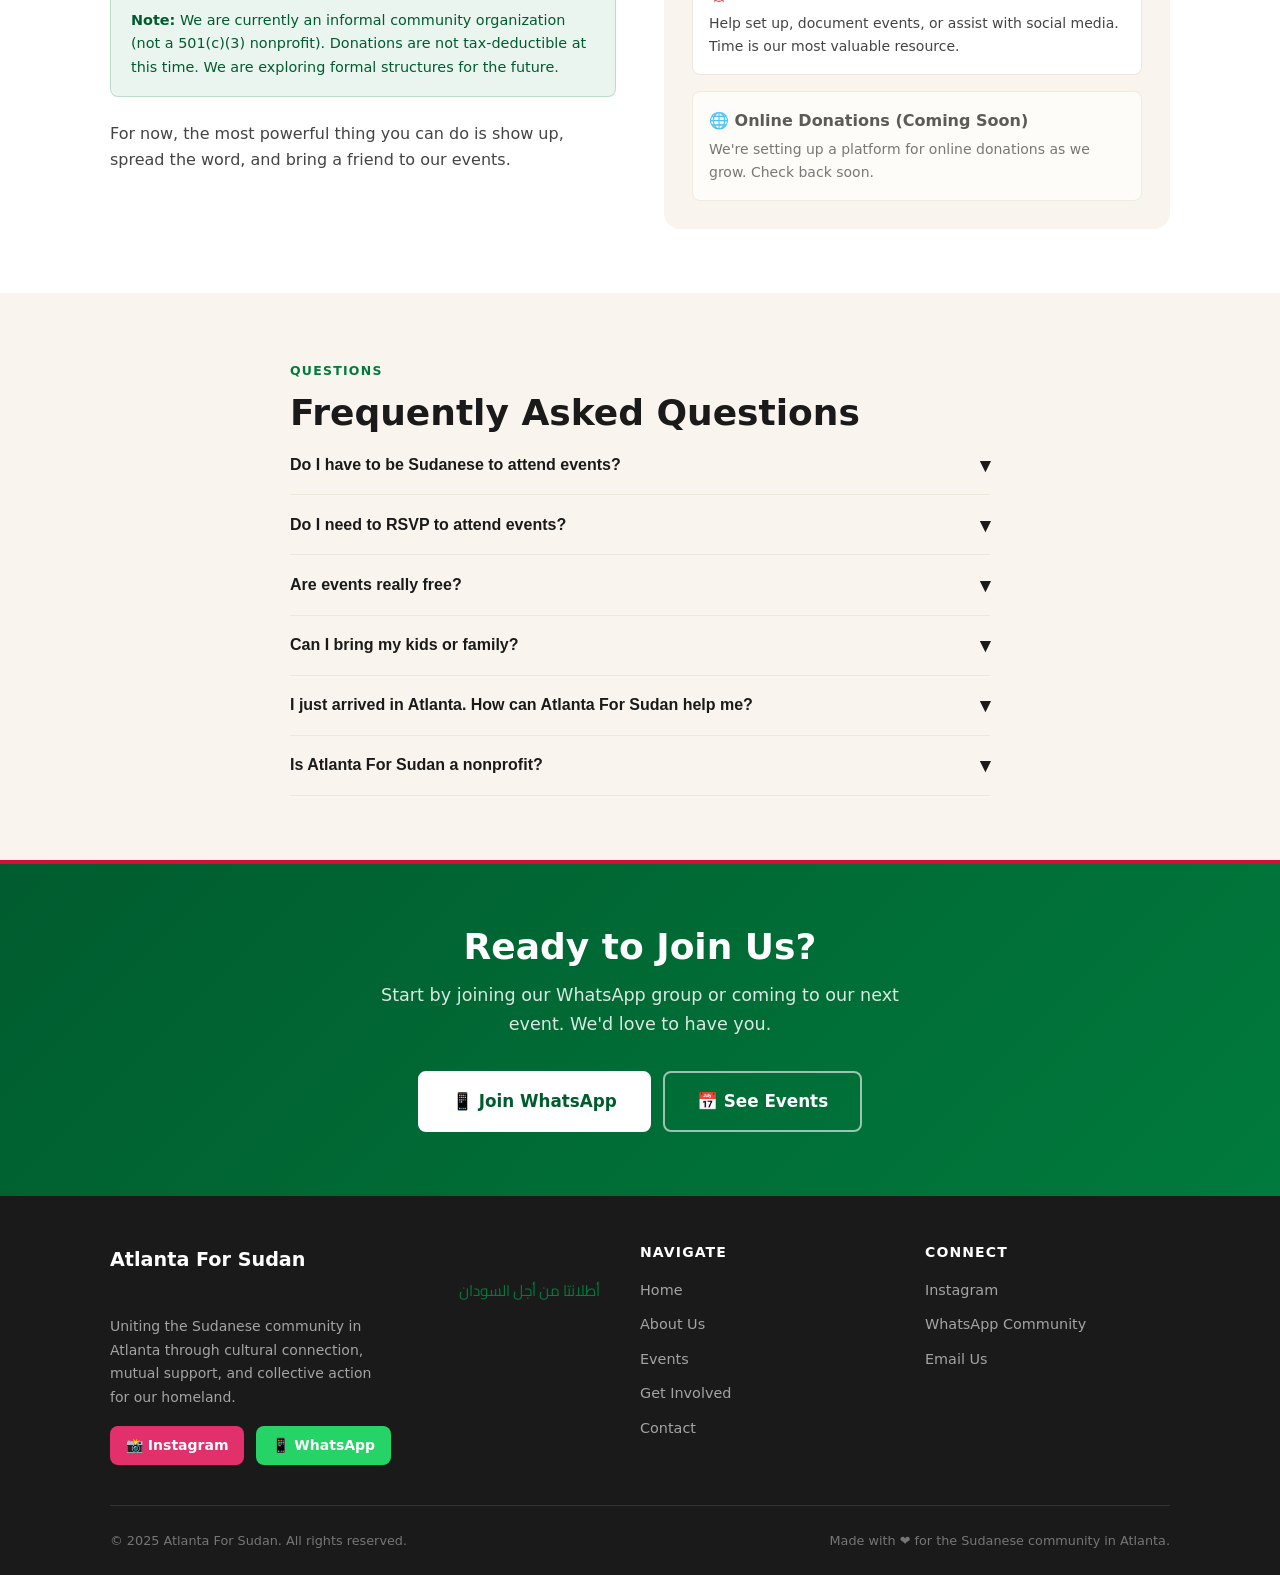
<file: get-involved.html>
<!DOCTYPE html>
<html lang="en">
<head>
  <meta charset="UTF-8" />
  <meta name="viewport" content="width=device-width, initial-scale=1.0" />
  <title>Get Involved — Atlanta For Sudan</title>
  <meta name="description" content="Join the Atlanta For Sudan community. Connect on WhatsApp, volunteer, host an event, or support our work." />
  <meta name="theme-color" content="#007A3D" />
  <link rel="preconnect" href="https://fonts.googleapis.com" />
  <link rel="preconnect" href="https://fonts.gstatic.com" crossorigin />
  <link href="https://fonts.googleapis.com/css2?family=Cairo:wght@400;600;700&display=swap" rel="stylesheet" />
  <link rel="stylesheet" href="css/style.css" />
</head>
<body>

  <!-- ===== HEADER ===== -->
  <header class="site-header">
    <div class="container">
      <nav class="nav-inner" aria-label="Main navigation">
        <a href="index.html" class="nav-logo" aria-label="Atlanta For Sudan home">
          <span class="logo-en">Atlanta For Sudan</span>
          <span class="logo-ar">أطلانتا من أجل السودان</span>
        </a>
        <ul class="nav-links" role="list">
          <li><a href="index.html">Home</a></li>
          <li><a href="about.html">About</a></li>
          <li><a href="events.html">Events</a></li>
          <li><a href="get-involved.html" class="active">Get Involved</a></li>
          <li><a href="contact.html">Contact</a></li>
        </ul>
        <a href="get-involved.html" class="btn btn-primary nav-cta" aria-current="page">Join Us</a>
        <button class="nav-toggle" aria-label="Open menu" aria-expanded="false" aria-controls="mobile-menu">☰</button>
      </nav>
    </div>
    <nav class="mobile-menu" id="mobile-menu" aria-label="Mobile navigation">
      <a href="index.html">Home</a>
      <a href="about.html">About</a>
      <a href="events.html">Events</a>
      <a href="get-involved.html" class="active">Get Involved</a>
      <a href="contact.html">Contact</a>
    </nav>
  </header>

  <main>

    <!-- ===== PAGE HERO ===== -->
    <section class="page-hero">
      <div class="container">
        <span class="section-label">Get Involved</span>
        <h1>There's a Place for You Here</h1>
        <p>Whether you want to pour chai, kick a football, volunteer your skills, or just show up — every person who joins makes our community stronger.</p>
      </div>
    </section>

    <div class="flag-stripe" aria-hidden="true"></div>

    <!-- ===== JOIN WHATSAPP (PRIMARY CTA) ===== -->
    <section aria-labelledby="whatsapp-heading">
      <div class="container">
        <div style="background: linear-gradient(135deg, #128C7E, #25D366); border-radius: var(--radius-lg); padding: 2.5rem; color: white; text-align: center; max-width: 680px; margin: 0 auto;">
          <div style="font-size: 3rem; margin-bottom: 1rem;" aria-hidden="true">📱</div>
          <h2 id="whatsapp-heading" style="color: white; margin-bottom: .75rem;">Join Our WhatsApp Community</h2>
          <p style="color: rgba(255,255,255,.88); font-size: 1.05rem; margin-bottom: 1.75rem; max-width: 480px; margin-left: auto; margin-right: auto;">
            The fastest way to stay connected. Get event updates, location pins, community news,
            and connect with Sudanese people across Atlanta — all in one place.
          </p>
          <a
            href="https://wa.me/+1XXXXXXXXXX"
            class="btn btn-white btn-lg"
            target="_blank"
            rel="noopener noreferrer"
            aria-label="Join Atlanta For Sudan WhatsApp community (opens in new tab)"
          >
            Join the WhatsApp Group
          </a>
          <p style="color: rgba(255,255,255,.6); font-size:.8rem; margin-top:1rem; margin-bottom:0;">
            Free to join. No spam. You can leave anytime.
          </p>
        </div>
      </div>
    </section>

    <!-- ===== WAYS TO GET INVOLVED ===== -->
    <section aria-labelledby="ways-heading">
      <div class="container">
        <span class="section-label">Ways to Participate</span>
        <h2 id="ways-heading">How You Can Contribute</h2>
        <p class="section-intro">
          There's no single way to be part of Atlanta For Sudan. Find what fits your capacity
          and interests — every contribution matters.
        </p>

        <div class="card-grid col-3">

          <div class="card">
            <div class="card-icon" aria-hidden="true">🏃</div>
            <h3>Come to Events</h3>
            <p>
              The simplest way to participate — just show up. Come to a tea social, soccer
              day, or community gathering. Bring a friend or family member.
            </p>
            <a href="events.html" class="btn btn-secondary" style="margin-top:.75rem;">See Upcoming Events</a>
          </div>

          <div class="card">
            <div class="card-icon" aria-hidden="true">📸</div>
            <h3>Document Our Community</h3>
            <p>
              Help capture the joy and energy of our events. Photographers, videographers,
              and social media creators are always welcome.
            </p>
            <a href="contact.html" class="btn btn-secondary" style="margin-top:.75rem;">Volunteer for This</a>
          </div>

          <div class="card">
            <div class="card-icon" aria-hidden="true">🍽️</div>
            <h3>Cook &amp; Share Food</h3>
            <p>
              Nothing brings Sudanese community together like food. Help cook for events,
              teach others to make traditional dishes, or just bring your favorite snack.
            </p>
            <a href="contact.html" class="btn btn-secondary" style="margin-top:.75rem;">Get in Touch</a>
          </div>

          <div class="card">
            <div class="card-icon" aria-hidden="true">🏠</div>
            <h3>Host an Event</h3>
            <p>
              Have a space — a backyard, apartment clubhouse, or community room? Consider
              hosting a small gathering. We'll help with planning and promotion.
            </p>
            <a href="contact.html" class="btn btn-secondary" style="margin-top:.75rem;">Offer to Host</a>
          </div>

          <div class="card">
            <div class="card-icon" aria-hidden="true">🗣️</div>
            <h3>Spread the Word</h3>
            <p>
              Know Sudanese people in Atlanta? Tell them about us! Follow and share our
              Instagram content. Invite friends to join the WhatsApp group.
            </p>
            <a href="https://instagram.com/emory4sudan" class="btn btn-secondary" target="_blank" rel="noopener noreferrer" style="margin-top:.75rem;">Follow on Instagram</a>
          </div>

          <div class="card">
            <div class="card-icon" aria-hidden="true">💡</div>
            <h3>Share Ideas</h3>
            <p>
              Have an idea for an event, program, or partnership? We're a community-driven
              organization — your ideas genuinely shape what we do.
            </p>
            <a href="contact.html" class="btn btn-secondary" style="margin-top:.75rem;">Share Your Idea</a>
          </div>

        </div>
      </div>
    </section>

    <!-- ===== FOLLOW US ===== -->
    <section class="bg-cream" aria-labelledby="social-heading">
      <div class="container">
        <span class="section-label">Stay Connected</span>
        <h2 id="social-heading">Follow Our Community</h2>
        <p class="section-intro">
          Follow us on social media to see our community in action, stay updated on events,
          and help amplify our message about Sudan.
        </p>

        <div class="card-grid" style="max-width: 640px;">
          <div class="card" style="text-align:center;">
            <div style="font-size:2.5rem; margin-bottom:.75rem;" aria-hidden="true">📸</div>
            <h3>Instagram</h3>
            <p style="color:var(--gray-dark);">
              <strong>@emory4sudan</strong><br>
              1,000+ followers. Events, community moments, and Sudan awareness.
            </p>
            <a
              href="https://instagram.com/emory4sudan"
              class="social-link instagram"
              target="_blank"
              rel="noopener noreferrer"
              style="display:inline-flex; margin-top:1rem;"
              aria-label="Follow us on Instagram @emory4sudan (opens in new tab)"
            >
              Follow on Instagram
            </a>
          </div>
          <div class="card" style="text-align:center;">
            <div style="font-size:2.5rem; margin-bottom:.75rem;" aria-hidden="true">📱</div>
            <h3>WhatsApp Community</h3>
            <p style="color:var(--gray-dark);">
              Our primary communication hub. Event updates, location pins, and community conversation.
            </p>
            <a
              href="https://wa.me/+1XXXXXXXXXX"
              class="social-link whatsapp"
              target="_blank"
              rel="noopener noreferrer"
              style="display:inline-flex; margin-top:1rem;"
              aria-label="Join our WhatsApp community (opens in new tab)"
            >
              Join WhatsApp
            </a>
          </div>
        </div>
      </div>
    </section>

    <!-- ===== DONATE ===== -->
    <section aria-labelledby="donate-heading">
      <div class="container">
        <span class="section-label">Support Us</span>
        <h2 id="donate-heading">Support Our Work</h2>
        <div class="two-col">
          <div>
            <p>
              Atlanta For Sudan is a volunteer-driven, community-funded organization. Right now,
              our events are kept low-cost through the potluck model and volunteer labor. As we
              grow, small donations help us cover:
            </p>
            <ul style="list-style: disc; padding-left: 1.5rem; display:flex; flex-direction:column; gap:.4rem; color: var(--gray-dark); margin-bottom: 1.25rem;">
              <li>Event supplies (cups, napkins, plates for tea socials)</li>
              <li>Promotional materials and printing</li>
              <li>Venue deposits for larger events</li>
              <li>Tech tools (website hosting, design)</li>
              <li>Emergency support for community members in need</li>
            </ul>
            <div class="notice" role="note" style="margin-bottom:1.5rem;">
              <strong>Note:</strong> We are currently an informal community organization (not a 501(c)(3) nonprofit).
              Donations are not tax-deductible at this time. We are exploring formal structures for the future.
            </div>
            <p style="color: var(--gray-dark);">
              For now, the most powerful thing you can do is show up, spread the word, and
              bring a friend to our events.
            </p>
          </div>
          <div>
            <div class="card" style="background: var(--cream); border: none; box-shadow: none;">
              <h3 style="margin-bottom: 1rem;">Ways to Give</h3>

              <div style="display:flex; flex-direction:column; gap:1rem;">
                <div style="padding:1rem; background:white; border-radius:var(--radius); border: 1px solid var(--sand);">
                  <strong>💵 Cash / Venmo at Events</strong>
                  <p style="font-size:.875rem; color:var(--gray-dark); margin-top:.25rem; margin-bottom:0;">
                    We accept small donations at community events. No pressure, ever.
                  </p>
                </div>
                <div style="padding:1rem; background:white; border-radius:var(--radius); border: 1px solid var(--sand);">
                  <strong>🛍️ Bring Supplies</strong>
                  <p style="font-size:.875rem; color:var(--gray-dark); margin-top:.25rem; margin-bottom:0;">
                    Bring paper cups, napkins, or snacks to events. In-kind contributions
                    make a real difference.
                  </p>
                </div>
                <div style="padding:1rem; background:white; border-radius:var(--radius); border: 1px solid var(--sand);">
                  <strong>⏰ Volunteer Your Time</strong>
                  <p style="font-size:.875rem; color:var(--gray-dark); margin-top:.25rem; margin-bottom:0;">
                    Help set up, document events, or assist with social media.
                    Time is our most valuable resource.
                  </p>
                </div>
                <div style="padding:1rem; background:white; border-radius:var(--radius); border: 1px solid var(--sand); opacity:.7;">
                  <strong>🌐 Online Donations (Coming Soon)</strong>
                  <p style="font-size:.875rem; color:var(--gray-dark); margin-top:.25rem; margin-bottom:0;">
                    We're setting up a platform for online donations as we grow.
                    Check back soon.
                  </p>
                </div>
              </div>
            </div>
          </div>
        </div>
      </div>
    </section>

    <!-- ===== FAQ ===== -->
    <section class="bg-cream" aria-labelledby="faq-heading">
      <div class="container" style="max-width: 740px;">
        <span class="section-label">Questions</span>
        <h2 id="faq-heading">Frequently Asked Questions</h2>

        <div class="accordion" role="list">

          <div class="accordion-item" role="listitem">
            <button class="accordion-trigger" aria-expanded="false" aria-controls="faq-1">
              Do I have to be Sudanese to attend events?
              <span class="chevron" aria-hidden="true">▾</span>
            </button>
            <div class="accordion-body" id="faq-1" role="region">
              <p>Not at all! While Atlanta For Sudan is centered on the Sudanese community, our events
              are open to everyone. Allies, partners, friends, and curious neighbors are always welcome.
              We ask only that you approach with respect and openness.</p>
            </div>
          </div>

          <div class="accordion-item" role="listitem">
            <button class="accordion-trigger" aria-expanded="false" aria-controls="faq-2">
              Do I need to RSVP to attend events?
              <span class="chevron" aria-hidden="true">▾</span>
            </button>
            <div class="accordion-body" id="faq-2" role="region">
              <p>RSVPs are helpful but not required for most events. The best way to stay informed
              about event details and any changes is to join our WhatsApp group, where we share
              location pins and last-minute updates. For larger events, we may request RSVPs for
              planning purposes.</p>
            </div>
          </div>

          <div class="accordion-item" role="listitem">
            <button class="accordion-trigger" aria-expanded="false" aria-controls="faq-3">
              Are events really free?
              <span class="chevron" aria-hidden="true">▾</span>
            </button>
            <div class="accordion-body" id="faq-3" role="region">
              <p>Yes, 100% free. We use a potluck model where community members bring food and
              drinks to share — but this is never required. You can come empty-handed and you'll
              still be welcome. There may occasionally be optional donation opportunities to cover
              supplies, but there is never pressure or expectation.</p>
            </div>
          </div>

          <div class="accordion-item" role="listitem">
            <button class="accordion-trigger" aria-expanded="false" aria-controls="faq-4">
              Can I bring my kids or family?
              <span class="chevron" aria-hidden="true">▾</span>
            </button>
            <div class="accordion-body" id="faq-4" role="region">
              <p>Absolutely. Our events are family-friendly by default. Children and elders are
              both welcome. Some specific events (like the Young Professionals Meetup) are designed
              for a particular group, but most events are open to all ages.</p>
            </div>
          </div>

          <div class="accordion-item" role="listitem">
            <button class="accordion-trigger" aria-expanded="false" aria-controls="faq-5">
              I just arrived in Atlanta. How can Atlanta For Sudan help me?
              <span class="chevron" aria-hidden="true">▾</span>
            </button>
            <div class="accordion-body" id="faq-5" role="region">
              <p>Welcome to Atlanta! Join our WhatsApp group — it's the best first step. You'll
              be able to connect with community members who can help you find resources, answer
              questions, and navigate life in Atlanta. We also aim to connect newcomers with local
              organizations like New American Pathways and Amani Women Center that provide formal
              settlement support.</p>
            </div>
          </div>

          <div class="accordion-item" role="listitem">
            <button class="accordion-trigger" aria-expanded="false" aria-controls="faq-6">
              Is Atlanta For Sudan a nonprofit?
              <span class="chevron" aria-hidden="true">▾</span>
            </button>
            <div class="accordion-body" id="faq-6" role="region">
              <p>Not yet. We are currently an informal community organization — volunteer-driven
              with no formal legal structure. We are exploring options including fiscal sponsorship
              and incorporation as we grow. For now, our focus is on building community, not
              bureaucracy.</p>
            </div>
          </div>

        </div>
      </div>
    </section>

    <!-- ===== CTA ===== -->
    <section class="cta-banner" aria-labelledby="involved-cta-heading">
      <div class="container">
        <h2 id="involved-cta-heading">Ready to Join Us?</h2>
        <p>
          Start by joining our WhatsApp group or coming to our next event.
          We'd love to have you.
        </p>
        <div class="cta-banner-actions">
          <a href="https://wa.me/+1XXXXXXXXXX" class="btn btn-white btn-lg" target="_blank" rel="noopener noreferrer">📱 Join WhatsApp</a>
          <a href="events.html" class="btn btn-outline-white btn-lg">📅 See Events</a>
        </div>
      </div>
    </section>

  </main>

  <!-- ===== FOOTER ===== -->
  <footer class="site-footer">
    <div class="container">
      <div class="footer-grid">
        <div class="footer-brand">
          <span class="logo-en">Atlanta For Sudan</span>
          <span class="logo-ar arabic">أطلانتا من أجل السودان</span>
          <p>Uniting the Sudanese community in Atlanta through cultural connection, mutual support, and collective action for our homeland.</p>
          <div class="social-links" style="margin-top:1rem;">
            <a href="https://instagram.com/emory4sudan" class="social-link instagram" target="_blank" rel="noopener noreferrer">📸 Instagram</a>
            <a href="https://wa.me/+1XXXXXXXXXX" class="social-link whatsapp" target="_blank" rel="noopener noreferrer">📱 WhatsApp</a>
          </div>
        </div>
        <div class="footer-col">
          <h4>Navigate</h4>
          <ul>
            <li><a href="index.html">Home</a></li>
            <li><a href="about.html">About Us</a></li>
            <li><a href="events.html">Events</a></li>
            <li><a href="get-involved.html">Get Involved</a></li>
            <li><a href="contact.html">Contact</a></li>
          </ul>
        </div>
        <div class="footer-col">
          <h4>Connect</h4>
          <ul>
            <li><a href="https://instagram.com/emory4sudan" target="_blank" rel="noopener noreferrer">Instagram</a></li>
            <li><a href="https://wa.me/+1XXXXXXXXXX" target="_blank" rel="noopener noreferrer">WhatsApp Community</a></li>
            <li><a href="mailto:atlantaforsudan@gmail.com">Email Us</a></li>
          </ul>
        </div>
      </div>
      <div class="footer-bottom">
        <span>© 2025 Atlanta For Sudan. All rights reserved.</span>
        <span>Made with ❤️ for the Sudanese community in Atlanta.</span>
      </div>
    </div>
  </footer>

  <script src="js/main.js"></script>
</body>
</html>
</file>
<file: css/style.css>
/* =====================================================
   Atlanta For Sudan — Main Stylesheet
   Mobile-first, Sudanese flag palette
   Colors: Green #007A3D, Red #D21034, Black #1A1A1A
   ===================================================== */

/* --- Reset & Base --- */
*, *::before, *::after {
  box-sizing: border-box;
  margin: 0;
  padding: 0;
}

:root {
  --green:      #007A3D;
  --green-dark: #005C2E;
  --red:        #D21034;
  --red-dark:   #A50D26;
  --black:      #1A1A1A;
  --white:      #FFFFFF;
  --cream:      #F9F5EE;
  --sand:       #EDE8DC;
  --gray-light: #F4F4F4;
  --gray:       #6B6B6B;
  --gray-dark:  #444444;

  --font-body: 'Segoe UI', system-ui, -apple-system, sans-serif;
  --font-arabic: 'Cairo', 'Noto Naskh Arabic', 'Arial Unicode MS', serif;

  --radius-sm: 4px;
  --radius:    8px;
  --radius-lg: 16px;

  --shadow-sm: 0 1px 3px rgba(0,0,0,.12);
  --shadow:    0 2px 12px rgba(0,0,0,.10);
  --shadow-lg: 0 4px 24px rgba(0,0,0,.12);

  --max-width: 1100px;
  --section-gap: 4rem;
}

html {
  scroll-behavior: smooth;
  -webkit-text-size-adjust: 100%;
}

body {
  font-family: var(--font-body);
  color: var(--black);
  background: var(--white);
  line-height: 1.65;
  font-size: 1rem;
}

img {
  max-width: 100%;
  height: auto;
  display: block;
}

a {
  color: var(--green);
  text-decoration: none;
  transition: color .2s;
}

a:hover {
  color: var(--green-dark);
  text-decoration: underline;
}

ul { list-style: none; }

/* --- Typography --- */
h1, h2, h3, h4 {
  line-height: 1.25;
  color: var(--black);
}

h1 { font-size: clamp(2rem, 6vw, 3.25rem); font-weight: 800; }
h2 { font-size: clamp(1.5rem, 4vw, 2.25rem); font-weight: 700; }
h3 { font-size: clamp(1.15rem, 3vw, 1.5rem); font-weight: 600; }
h4 { font-size: 1.05rem; font-weight: 600; }

p { margin-bottom: 1rem; }
p:last-child { margin-bottom: 0; }

.arabic {
  font-family: var(--font-arabic);
  direction: rtl;
  font-size: 1.15em;
}

/* --- Layout --- */
.container {
  width: 100%;
  max-width: var(--max-width);
  margin: 0 auto;
  padding: 0 1.25rem;
}

section {
  padding: var(--section-gap) 0;
}

.section-label {
  display: inline-block;
  font-size: .78rem;
  font-weight: 700;
  letter-spacing: .1em;
  text-transform: uppercase;
  color: var(--green);
  margin-bottom: .5rem;
}

.section-title {
  margin-bottom: 1rem;
}

.section-intro {
  font-size: 1.1rem;
  color: var(--gray-dark);
  max-width: 640px;
  margin-bottom: 2.5rem;
}

/* --- Buttons --- */
.btn {
  display: inline-flex;
  align-items: center;
  gap: .4rem;
  padding: .7rem 1.5rem;
  border-radius: var(--radius);
  font-size: .95rem;
  font-weight: 600;
  cursor: pointer;
  border: 2px solid transparent;
  transition: background .2s, color .2s, border-color .2s, transform .1s;
  text-decoration: none;
  white-space: nowrap;
}

.btn:active { transform: scale(.97); }
.btn:hover { text-decoration: none; }

.btn-primary {
  background: var(--green);
  color: var(--white);
  border-color: var(--green);
}

.btn-primary:hover {
  background: var(--green-dark);
  border-color: var(--green-dark);
  color: var(--white);
}

.btn-secondary {
  background: transparent;
  color: var(--green);
  border-color: var(--green);
}

.btn-secondary:hover {
  background: var(--green);
  color: var(--white);
}

.btn-white {
  background: var(--white);
  color: var(--green-dark);
  border-color: var(--white);
}

.btn-white:hover {
  background: var(--cream);
  color: var(--green-dark);
}

.btn-outline-white {
  background: transparent;
  color: var(--white);
  border-color: rgba(255,255,255,.6);
}

.btn-outline-white:hover {
  background: rgba(255,255,255,.15);
  border-color: var(--white);
  color: var(--white);
}

.btn-lg {
  padding: .9rem 2rem;
  font-size: 1.05rem;
}

/* --- Nav --- */
.site-header {
  position: sticky;
  top: 0;
  z-index: 100;
  background: var(--white);
  border-bottom: 2px solid var(--green);
  box-shadow: var(--shadow-sm);
}

.nav-inner {
  display: flex;
  align-items: center;
  justify-content: space-between;
  height: 64px;
}

.nav-logo {
  display: flex;
  flex-direction: column;
  line-height: 1.1;
  text-decoration: none;
}

.nav-logo .logo-en {
  font-size: 1.05rem;
  font-weight: 800;
  color: var(--black);
}

.nav-logo .logo-ar {
  font-size: .85rem;
  font-family: var(--font-arabic);
  color: var(--green);
  direction: rtl;
}

.nav-logo:hover { text-decoration: none; }

.nav-links {
  display: none;
  gap: .25rem;
}

.nav-links a {
  padding: .4rem .75rem;
  border-radius: var(--radius-sm);
  font-size: .9rem;
  font-weight: 500;
  color: var(--gray-dark);
  transition: background .15s, color .15s;
}

.nav-links a:hover,
.nav-links a.active {
  background: var(--cream);
  color: var(--green);
  text-decoration: none;
}

.nav-links a.active {
  font-weight: 700;
}

.nav-cta {
  display: none;
}

.nav-toggle {
  background: none;
  border: none;
  cursor: pointer;
  padding: .5rem;
  color: var(--black);
  font-size: 1.5rem;
  line-height: 1;
}

.mobile-menu {
  display: none;
  flex-direction: column;
  background: var(--white);
  border-top: 1px solid var(--sand);
  padding: 1rem 1.25rem 1.5rem;
  gap: .25rem;
}

.mobile-menu.open {
  display: flex;
}

.mobile-menu a {
  padding: .65rem .5rem;
  font-size: 1rem;
  font-weight: 500;
  color: var(--gray-dark);
  border-bottom: 1px solid var(--sand);
}

.mobile-menu a:last-child { border-bottom: none; }

.mobile-menu a:hover,
.mobile-menu a.active {
  color: var(--green);
  text-decoration: none;
}

@media (min-width: 768px) {
  .nav-links { display: flex; }
  .nav-cta   { display: inline-flex; }
  .nav-toggle { display: none; }
}

/* --- Hero --- */
.hero {
  background: linear-gradient(135deg, #004D26 0%, #007A3D 60%, #009448 100%);
  color: var(--white);
  padding: 5rem 0 4rem;
  position: relative;
  overflow: hidden;
}

.hero::before {
  content: '';
  position: absolute;
  inset: 0;
  background: url("data:image/svg+xml,%3Csvg width='60' height='60' viewBox='0 0 60 60' xmlns='http://www.w3.org/2000/svg'%3E%3Cg fill='none' fill-rule='evenodd'%3E%3Cg fill='%23ffffff' fill-opacity='0.03'%3E%3Cpath d='M36 34v-4h-2v4h-4v2h4v4h2v-4h4v-2h-4zm0-30V0h-2v4h-4v2h4v4h2V6h4V4h-4zM6 34v-4H4v4H0v2h4v4h2v-4h4v-2H6zM6 4V0H4v4H0v2h4v4h2V6h4V4H6z'/%3E%3C/g%3E%3C/g%3E%3C/svg%3E");
  pointer-events: none;
}

/* Red stripe accent top */
.hero::after {
  content: '';
  position: absolute;
  top: 0;
  left: 0;
  right: 0;
  height: 5px;
  background: var(--red);
}

.hero-inner {
  position: relative;
  max-width: 700px;
}

.hero-badge {
  display: inline-block;
  background: rgba(255,255,255,.15);
  color: rgba(255,255,255,.9);
  font-size: .78rem;
  font-weight: 700;
  letter-spacing: .08em;
  text-transform: uppercase;
  padding: .35rem .85rem;
  border-radius: 100px;
  margin-bottom: 1.25rem;
}

.hero h1 {
  color: var(--white);
  margin-bottom: .75rem;
}

.hero-arabic {
  font-family: var(--font-arabic);
  font-size: clamp(1.2rem, 3.5vw, 1.75rem);
  color: rgba(255,255,255,.75);
  direction: rtl;
  display: block;
  margin-bottom: 1.5rem;
}

.hero-lead {
  font-size: clamp(1rem, 2.5vw, 1.2rem);
  color: rgba(255,255,255,.88);
  max-width: 560px;
  margin-bottom: 2.25rem;
  line-height: 1.7;
}

.hero-actions {
  display: flex;
  flex-wrap: wrap;
  gap: .75rem;
  align-items: center;
}

.hero-scroll {
  margin-top: 3rem;
  color: rgba(255,255,255,.5);
  font-size: .8rem;
  letter-spacing: .06em;
  text-transform: uppercase;
  display: flex;
  align-items: center;
  gap: .5rem;
}

.hero-scroll::before {
  content: '';
  display: block;
  width: 1px;
  height: 40px;
  background: rgba(255,255,255,.25);
}

/* --- Flag stripe bar --- */
.flag-stripe {
  height: 8px;
  background: linear-gradient(to right,
    var(--red)   0%   33.33%,
    var(--white) 33.33% 66.66%,
    var(--black) 66.66% 100%
  );
}

/* --- Cards --- */
.card {
  background: var(--white);
  border-radius: var(--radius-lg);
  padding: 1.75rem;
  box-shadow: var(--shadow);
  transition: transform .2s, box-shadow .2s;
}

.card:hover {
  transform: translateY(-3px);
  box-shadow: var(--shadow-lg);
}

.card-icon {
  font-size: 2rem;
  margin-bottom: .75rem;
}

.card-grid {
  display: grid;
  grid-template-columns: 1fr;
  gap: 1.25rem;
}

@media (min-width: 600px) {
  .card-grid { grid-template-columns: 1fr 1fr; }
}

@media (min-width: 900px) {
  .card-grid.col-3 { grid-template-columns: 1fr 1fr 1fr; }
  .card-grid.col-4 { grid-template-columns: 1fr 1fr 1fr 1fr; }
}

/* --- Event cards --- */
.event-card {
  display: flex;
  gap: 1.25rem;
  background: var(--white);
  border-radius: var(--radius-lg);
  padding: 1.5rem;
  box-shadow: var(--shadow);
  border-left: 4px solid var(--green);
  transition: transform .2s, box-shadow .2s;
}

.event-card:hover {
  transform: translateY(-2px);
  box-shadow: var(--shadow-lg);
}

.event-date-block {
  flex-shrink: 0;
  width: 60px;
  text-align: center;
  background: var(--green);
  color: var(--white);
  border-radius: var(--radius);
  padding: .5rem .25rem;
  display: flex;
  flex-direction: column;
  align-items: center;
  justify-content: center;
}

.event-date-block .month {
  font-size: .65rem;
  font-weight: 700;
  text-transform: uppercase;
  letter-spacing: .06em;
  opacity: .85;
}

.event-date-block .day {
  font-size: 1.75rem;
  font-weight: 800;
  line-height: 1;
}

.event-body { flex: 1; min-width: 0; }
.event-body h3 { margin-bottom: .35rem; }
.event-meta {
  font-size: .85rem;
  color: var(--gray);
  margin-bottom: .6rem;
  display: flex;
  flex-wrap: wrap;
  gap: .75rem;
}

.event-meta span {
  display: flex;
  align-items: center;
  gap: .3rem;
}

.event-list {
  display: flex;
  flex-direction: column;
  gap: 1.25rem;
}

/* --- Values --- */
.values-grid {
  display: grid;
  grid-template-columns: 1fr;
  gap: 1.5rem;
}

.value-item {
  padding: 1.5rem;
  border-radius: var(--radius-lg);
  background: var(--cream);
  border-top: 3px solid var(--green);
}

.value-item h4 {
  margin-bottom: .4rem;
  color: var(--green-dark);
}

@media (min-width: 600px) {
  .values-grid { grid-template-columns: 1fr 1fr; }
}

@media (min-width: 900px) {
  .values-grid { grid-template-columns: repeat(3, 1fr); }
}

/* --- CTA Banner --- */
.cta-banner {
  background: linear-gradient(135deg, var(--green-dark), var(--green));
  color: var(--white);
  text-align: center;
  padding: 4rem 0;
  position: relative;
  overflow: hidden;
}

.cta-banner::before {
  content: '';
  position: absolute;
  top: 0; left: 0;
  width: 100%; height: 4px;
  background: var(--red);
}

.cta-banner h2 {
  color: var(--white);
  margin-bottom: .75rem;
}

.cta-banner p {
  color: rgba(255,255,255,.85);
  font-size: 1.1rem;
  max-width: 560px;
  margin: 0 auto 2rem;
}

.cta-banner-actions {
  display: flex;
  flex-wrap: wrap;
  gap: .75rem;
  justify-content: center;
}

/* --- Stats bar --- */
.stats-bar {
  background: var(--black);
  color: var(--white);
  padding: 2.5rem 0;
}

.stats-grid {
  display: grid;
  grid-template-columns: 1fr 1fr;
  gap: 2rem;
  text-align: center;
}

.stat-number {
  font-size: clamp(2rem, 5vw, 3rem);
  font-weight: 800;
  color: var(--green);
  line-height: 1;
  display: block;
}

.stat-label {
  font-size: .85rem;
  color: rgba(255,255,255,.65);
  margin-top: .35rem;
}

@media (min-width: 600px) {
  .stats-grid { grid-template-columns: repeat(4, 1fr); }
}

/* --- Quote / Pullout --- */
.pullquote {
  border-left: 4px solid var(--green);
  padding: 1.5rem 2rem;
  background: var(--cream);
  border-radius: 0 var(--radius-lg) var(--radius-lg) 0;
  font-size: 1.15rem;
  font-style: italic;
  color: var(--gray-dark);
  margin: 2rem 0;
}

/* --- Team / People --- */
.person-card {
  text-align: center;
}

.person-avatar {
  width: 80px;
  height: 80px;
  border-radius: 50%;
  background: var(--green);
  color: var(--white);
  display: flex;
  align-items: center;
  justify-content: center;
  font-size: 1.75rem;
  font-weight: 700;
  margin: 0 auto .75rem;
}

/* --- Forms --- */
.form-group {
  margin-bottom: 1.25rem;
}

label {
  display: block;
  font-size: .875rem;
  font-weight: 600;
  margin-bottom: .4rem;
  color: var(--gray-dark);
}

input, textarea, select {
  width: 100%;
  padding: .7rem 1rem;
  border: 2px solid var(--sand);
  border-radius: var(--radius);
  font-size: .95rem;
  font-family: var(--font-body);
  color: var(--black);
  background: var(--white);
  transition: border-color .2s;
  -webkit-appearance: none;
}

input:focus, textarea:focus, select:focus {
  outline: none;
  border-color: var(--green);
}

textarea {
  resize: vertical;
  min-height: 120px;
}

/* --- Accordion / FAQ --- */
.accordion-item {
  border-bottom: 1px solid var(--sand);
}

.accordion-trigger {
  width: 100%;
  background: none;
  border: none;
  padding: 1.1rem 0;
  display: flex;
  justify-content: space-between;
  align-items: center;
  cursor: pointer;
  font-size: 1rem;
  font-weight: 600;
  color: var(--black);
  text-align: left;
  gap: 1rem;
}

.accordion-trigger:hover { color: var(--green); }

.accordion-trigger .chevron {
  font-size: 1.25rem;
  transition: transform .25s;
  flex-shrink: 0;
}

.accordion-trigger[aria-expanded="true"] .chevron {
  transform: rotate(180deg);
}

.accordion-body {
  display: none;
  padding: 0 0 1.25rem;
  color: var(--gray-dark);
  line-height: 1.7;
}

.accordion-body.open { display: block; }

/* --- Page hero (inner pages) --- */
.page-hero {
  background: var(--cream);
  padding: 3rem 0 2.5rem;
  border-bottom: 1px solid var(--sand);
}

.page-hero h1 {
  margin-bottom: .5rem;
}

.page-hero p {
  font-size: 1.1rem;
  color: var(--gray-dark);
  max-width: 560px;
  margin-bottom: 0;
}

/* --- Partners --- */
.partners-list {
  display: flex;
  flex-wrap: wrap;
  gap: 1rem;
  margin-top: 1.5rem;
}

.partner-tag {
  background: var(--cream);
  border: 1px solid var(--sand);
  border-radius: 100px;
  padding: .45rem 1rem;
  font-size: .875rem;
  color: var(--gray-dark);
}

/* --- Social links --- */
.social-links {
  display: flex;
  gap: .75rem;
  flex-wrap: wrap;
}

.social-link {
  display: inline-flex;
  align-items: center;
  gap: .4rem;
  padding: .5rem 1rem;
  border-radius: var(--radius);
  font-size: .875rem;
  font-weight: 600;
  text-decoration: none;
  transition: opacity .2s;
}

.social-link:hover {
  opacity: .85;
  text-decoration: none;
}

.social-link.instagram { background: #E1306C; color: white; }
.social-link.whatsapp  { background: #25D366; color: white; }
.social-link.email     { background: var(--green); color: white; }
.social-link.tiktok    { background: #000; color: white; }

/* --- Chips / Tags --- */
.chip {
  display: inline-block;
  background: var(--cream);
  border: 1px solid var(--sand);
  border-radius: 100px;
  padding: .25rem .8rem;
  font-size: .78rem;
  font-weight: 600;
  color: var(--gray-dark);
}

.chip-green {
  background: rgba(0,122,61,.1);
  border-color: rgba(0,122,61,.2);
  color: var(--green-dark);
}

.chip-red {
  background: rgba(210,16,52,.1);
  border-color: rgba(210,16,52,.2);
  color: var(--red-dark);
}

/* --- Divider --- */
.divider {
  height: 1px;
  background: var(--sand);
  margin: 3rem 0;
}

/* --- Notice / Alert --- */
.notice {
  background: rgba(0,122,61,.08);
  border: 1px solid rgba(0,122,61,.2);
  border-radius: var(--radius);
  padding: 1rem 1.25rem;
  font-size: .9rem;
  color: var(--green-dark);
  margin-bottom: 1.5rem;
}

/* --- Footer --- */
.site-footer {
  background: var(--black);
  color: rgba(255,255,255,.7);
  padding: 3rem 0 1.5rem;
}

.footer-grid {
  display: grid;
  grid-template-columns: 1fr;
  gap: 2.5rem;
  margin-bottom: 2.5rem;
}

.footer-brand .logo-en {
  font-size: 1.2rem;
  font-weight: 800;
  color: var(--white);
}

.footer-brand .logo-ar {
  font-family: var(--font-arabic);
  color: var(--green);
  font-size: .95rem;
  direction: rtl;
  display: block;
  margin-top: .15rem;
}

.footer-brand p {
  margin-top: .75rem;
  font-size: .875rem;
  line-height: 1.7;
  color: rgba(255,255,255,.6);
  max-width: 280px;
}

.footer-col h4 {
  color: var(--white);
  margin-bottom: 1rem;
  font-size: .875rem;
  text-transform: uppercase;
  letter-spacing: .08em;
}

.footer-col ul {
  display: flex;
  flex-direction: column;
  gap: .5rem;
}

.footer-col a {
  color: rgba(255,255,255,.6);
  font-size: .9rem;
  transition: color .2s;
}

.footer-col a:hover {
  color: var(--white);
  text-decoration: none;
}

.footer-bottom {
  border-top: 1px solid rgba(255,255,255,.1);
  padding-top: 1.5rem;
  display: flex;
  flex-wrap: wrap;
  gap: .75rem;
  justify-content: space-between;
  align-items: center;
  font-size: .8rem;
  color: rgba(255,255,255,.4);
}

.footer-bottom a {
  color: rgba(255,255,255,.5);
}

.footer-bottom a:hover {
  color: rgba(255,255,255,.8);
  text-decoration: none;
}

@media (min-width: 640px) {
  .footer-grid { grid-template-columns: 2fr 1fr 1fr; }
}

/* --- Utilities --- */
.text-center  { text-align: center; }
.text-green   { color: var(--green); }
.text-red     { color: var(--red); }
.text-gray    { color: var(--gray); }
.bg-cream     { background: var(--cream); }
.bg-sand      { background: var(--sand); }
.mt-1 { margin-top: 1rem; }
.mt-2 { margin-top: 2rem; }
.mb-1 { margin-bottom: 1rem; }
.mb-2 { margin-bottom: 2rem; }

.flex-center {
  display: flex;
  align-items: center;
  gap: .5rem;
}

.two-col {
  display: grid;
  grid-template-columns: 1fr;
  gap: 3rem;
  align-items: center;
}

@media (min-width: 768px) {
  .two-col { grid-template-columns: 1fr 1fr; }
}

/* --- Accessibility --- */
:focus-visible {
  outline: 3px solid var(--green);
  outline-offset: 2px;
}

.sr-only {
  position: absolute;
  width: 1px; height: 1px;
  padding: 0; margin: -1px;
  overflow: hidden;
  clip: rect(0,0,0,0);
  white-space: nowrap;
  border-width: 0;
}
</file>
